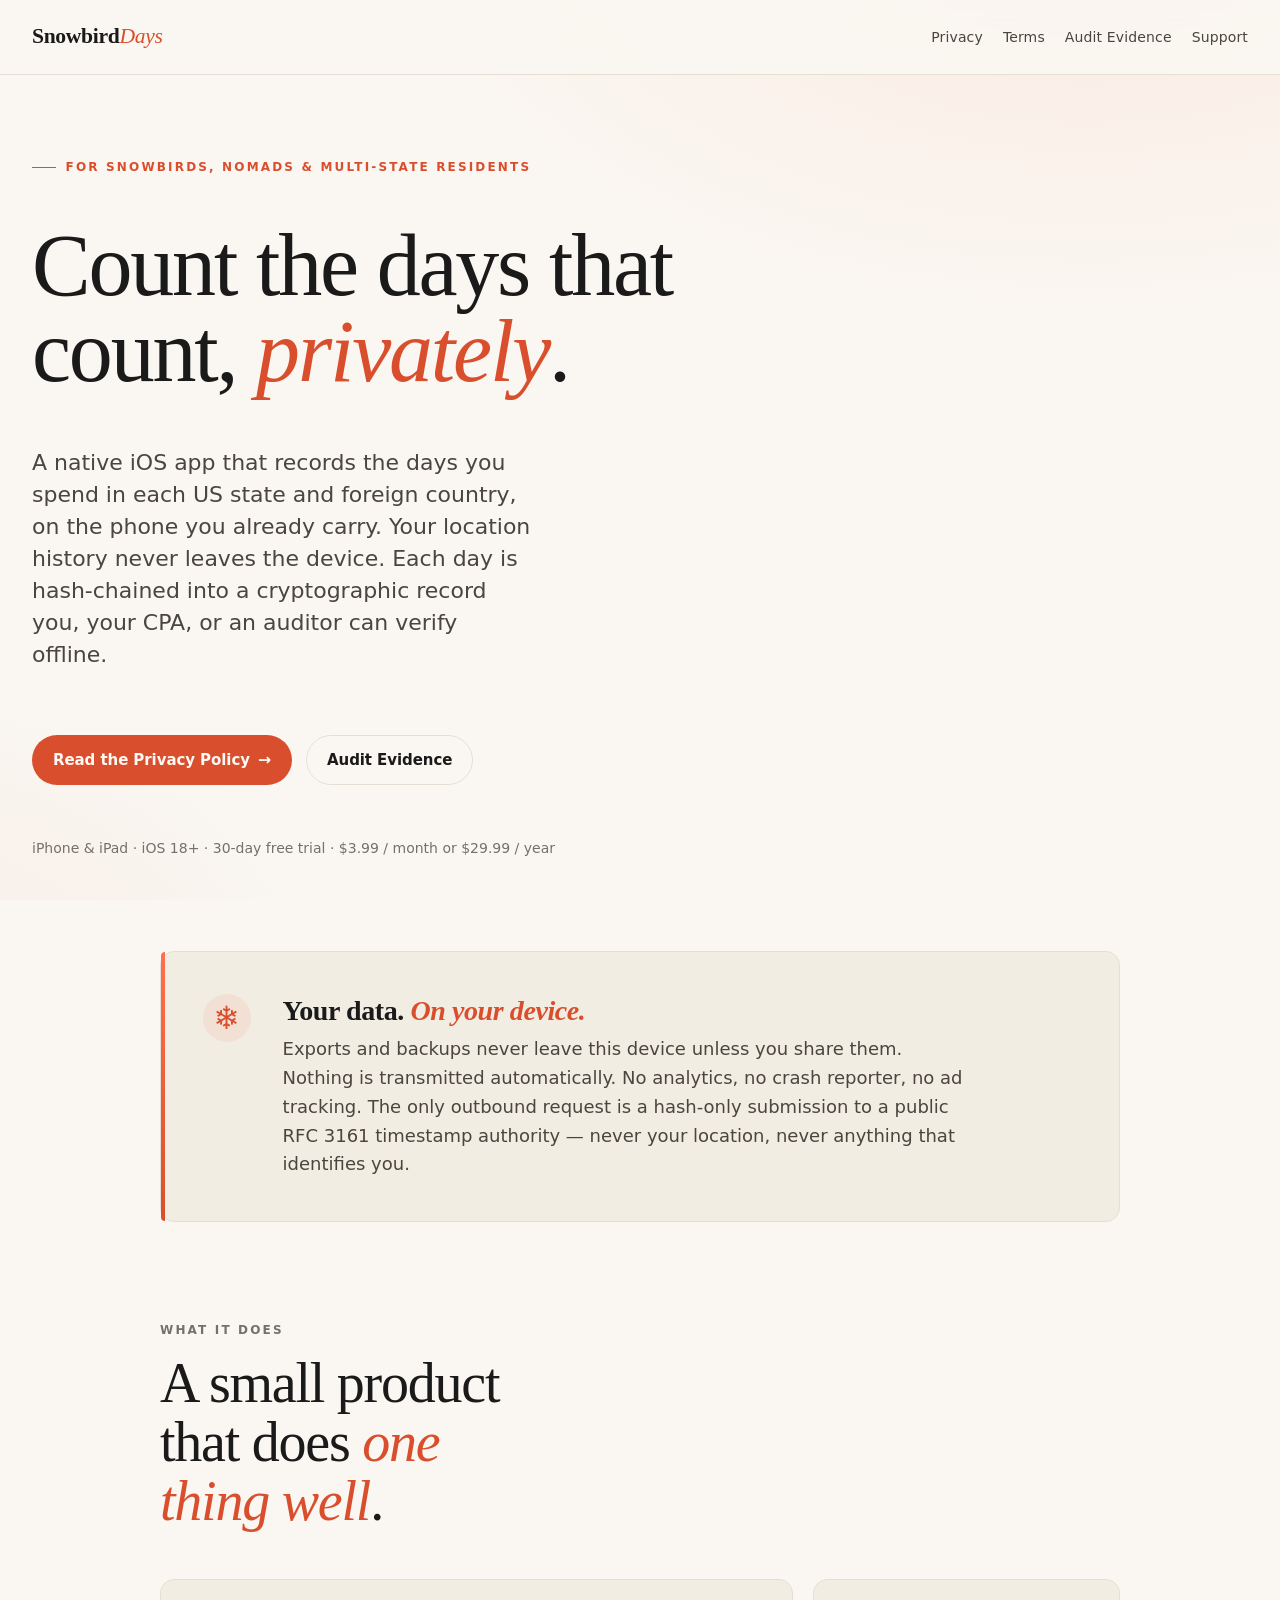
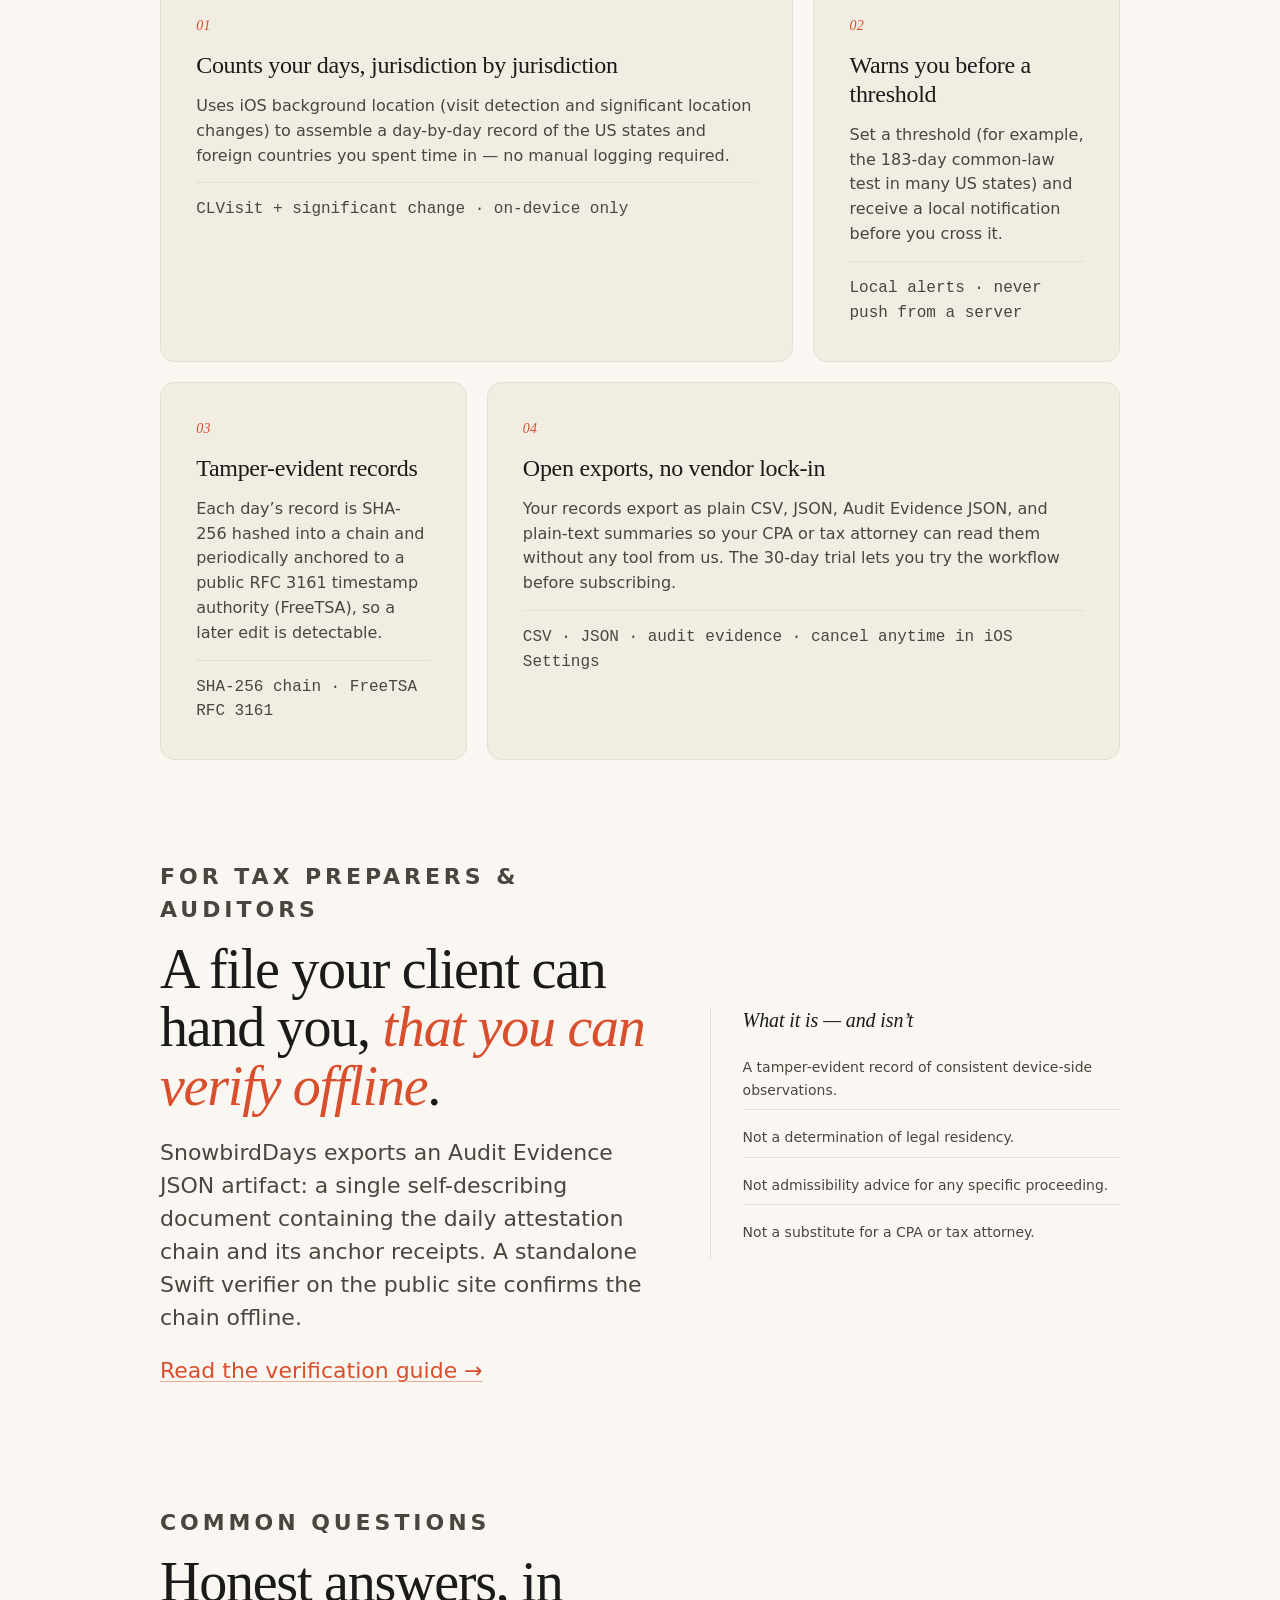
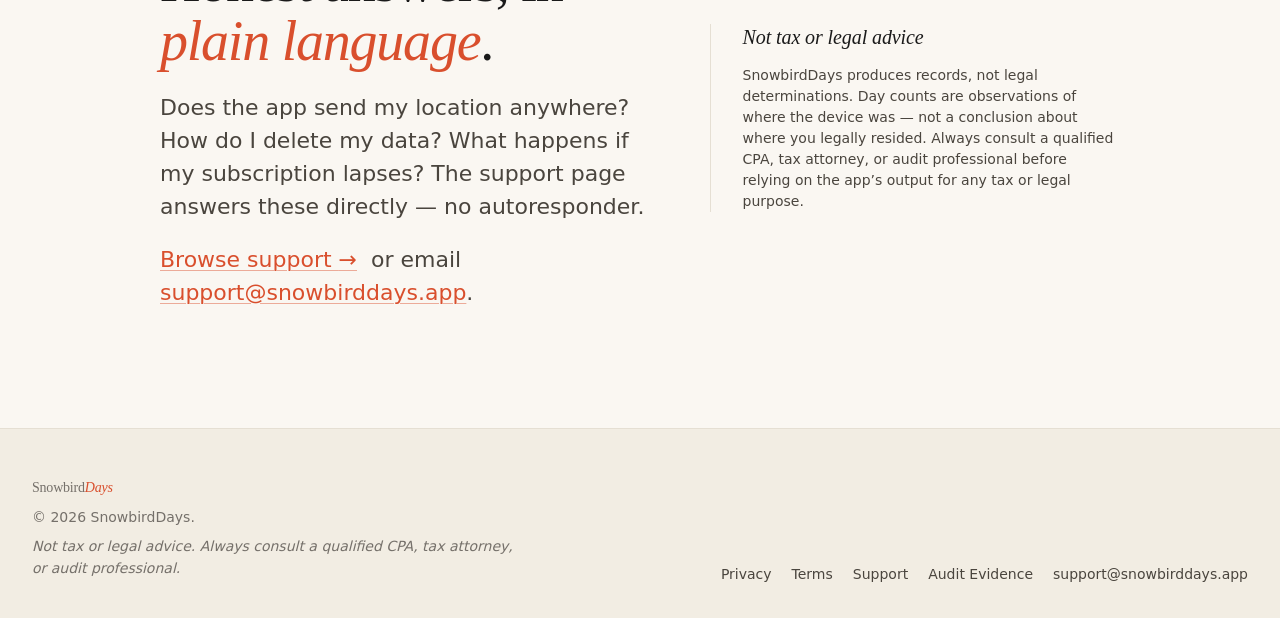
<file: index.html>
<!DOCTYPE html>
<html lang="en">
  <head>
    <meta charset="utf-8" />
    <meta name="viewport" content="width=device-width, initial-scale=1" />
    <title>SnowbirdDays — Residency day tracking, on your device</title>
    <meta
      name="description"
      content="A native iOS app that counts your days in each US state and foreign country for tax-residency purposes. On-device storage, cryptographic consistency receipts, no analytics."
    />
    <meta name="theme-color" content="#FAF7F2" media="(prefers-color-scheme: light)" />
    <meta name="theme-color" content="#1C1814" media="(prefers-color-scheme: dark)" />
    <meta property="og:title" content="SnowbirdDays — Residency day tracking, on your device" />
    <meta property="og:description" content="A native iOS app that counts your days in each US state and foreign country for tax-residency purposes. On-device storage, cryptographic consistency receipts, no analytics." />
    <meta property="og:type" content="website" />
    <meta property="og:url" content="https://snowbirddays.app/" />
    <link rel="stylesheet" href="style.css" />
  </head>
  <body>
    <a class="skip" href="#main">Skip to content</a>

    <header class="site-header">
      <div class="site-header-inner">
        <a class="brand" href="/" aria-label="SnowbirdDays home">Snowbird<em>Days</em></a>
        <nav class="site-nav" aria-label="Primary">
          <a href="privacy.html">Privacy</a>
          <a href="terms.html">Terms</a>
          <a href="audit-evidence.html">Audit&nbsp;Evidence</a>
          <a href="support.html">Support</a>
        </nav>
      </div>
    </header>

    <main id="main">
      <section class="hero" aria-labelledby="hero-h">
        <p class="hero-eyebrow">For snowbirds, nomads &amp; multi-state residents</p>
        <h1 id="hero-h">Count the days that count, <em>privately</em>.</h1>
        <p class="hero-lead">
          A native iOS app that records the days you spend in each US state
          and foreign country, on the phone you already carry. Your location
          history never leaves the device. Each day is hash-chained into a
          cryptographic record you, your CPA, or an auditor can verify offline.
        </p>
        <div class="hero-actions">
          <a class="btn btn-primary" href="privacy.html">
            Read the Privacy Policy <span class="btn-arrow" aria-hidden="true">&rarr;</span>
          </a>
          <a class="btn btn-ghost" href="audit-evidence.html">
            Audit Evidence
          </a>
        </div>
        <p class="hero-meta">
          iPhone &amp; iPad &middot; iOS 18+ &middot; 30-day free trial &middot;
          $3.99 / month or $29.99 / year
        </p>
      </section>

      <section class="privacy-promise" aria-labelledby="promise-h">
        <div class="privacy-card">
          <div class="privacy-mark" aria-hidden="true">&#10052;</div>
          <div>
            <h2 id="promise-h">Your data. <em>On your device.</em></h2>
            <p>
              Exports and backups never leave this device unless you share them.
              Nothing is transmitted automatically. No analytics, no crash
              reporter, no ad tracking. The only outbound request is a hash-only
              submission to a public RFC&nbsp;3161 timestamp authority &mdash;
              never your location, never anything that identifies you.
            </p>
          </div>
        </div>
      </section>

      <section class="section-features" aria-labelledby="features-h">
        <header class="section-head">
          <div>
            <p class="section-eyebrow">What it does</p>
            <h2 id="features-h">A small product that does <em>one thing well</em>.</h2>
          </div>
        </header>

        <div class="bento">
          <article class="bento-card">
            <span class="bento-mark">01</span>
            <h3>Counts your days, jurisdiction by jurisdiction</h3>
            <p>
              Uses iOS background location (visit detection and significant
              location changes) to assemble a day-by-day record of the US
              states and foreign countries you spent time in &mdash; no manual
              logging required.
            </p>
            <p class="bento-card-detail">CLVisit + significant change &middot; on-device only</p>
          </article>

          <article class="bento-card">
            <span class="bento-mark">02</span>
            <h3>Warns you before a threshold</h3>
            <p>
              Set a threshold (for example, the 183-day common-law test in
              many US states) and receive a local notification before you
              cross it.
            </p>
            <p class="bento-card-detail">Local alerts &middot; never push from a server</p>
          </article>

          <article class="bento-card">
            <span class="bento-mark">03</span>
            <h3>Tamper-evident records</h3>
            <p>
              Each day&rsquo;s record is SHA-256 hashed into a chain and
              periodically anchored to a public RFC&nbsp;3161 timestamp
              authority (FreeTSA), so a later edit is detectable.
            </p>
            <p class="bento-card-detail">SHA-256 chain &middot; FreeTSA RFC 3161</p>
          </article>

          <article class="bento-card">
            <span class="bento-mark">04</span>
            <h3>Open exports, no vendor lock-in</h3>
            <p>
              Your records export as plain CSV, JSON, Audit Evidence JSON,
              and plain-text summaries so your CPA or tax attorney can read
              them without any tool from us. The
              30-day trial lets you try the workflow before subscribing.
            </p>
            <p class="bento-card-detail">CSV &middot; JSON &middot; audit evidence &middot; cancel anytime in iOS Settings</p>
          </article>
        </div>
      </section>

      <section class="split-cta" aria-labelledby="auditors-h">
        <div>
          <p class="section-eyebrow">For tax preparers &amp; auditors</p>
          <h2 id="auditors-h">A file your client can hand you, <em>that you can verify offline</em>.</h2>
          <p>
            SnowbirdDays exports an Audit Evidence JSON artifact: a single
            self-describing document containing the daily attestation chain
            and its anchor receipts. A standalone Swift verifier on the
            public site confirms the chain offline.
          </p>
          <p>
            <a href="audit-evidence.html">Read the verification guide
            <span aria-hidden="true">&rarr;</span></a>
          </p>
        </div>
        <aside class="split-cta-aside">
          <h3>What it is &mdash; and isn&rsquo;t</h3>
          <ul>
            <li>A tamper-evident record of consistent device-side observations.</li>
            <li>Not a determination of legal residency.</li>
            <li>Not admissibility advice for any specific proceeding.</li>
            <li>Not a substitute for a CPA or tax attorney.</li>
          </ul>
        </aside>
      </section>

      <section class="split-cta" aria-labelledby="faq-h" style="margin-bottom: var(--s-section);">
        <div>
          <p class="section-eyebrow">Common questions</p>
          <h2 id="faq-h">Honest answers, in <em>plain language</em>.</h2>
          <p>
            Does the app send my location anywhere? How do I delete my data?
            What happens if my subscription lapses? The support page answers
            these directly &mdash; no autoresponder.
          </p>
          <p>
            <a href="support.html">Browse support
            <span aria-hidden="true">&rarr;</span></a>
            &nbsp;or email
            <a href="mailto:support@snowbirddays.app">support@snowbirddays.app</a>.
          </p>
        </div>
        <aside class="split-cta-aside">
          <h3>Not tax or legal advice</h3>
          <p style="font-size: var(--t-small); color: var(--color-ink-soft); margin: 0;">
            SnowbirdDays produces records, not legal determinations. Day
            counts are observations of where the device was &mdash; not a
            conclusion about where you legally resided. Always consult a
            qualified CPA, tax attorney, or audit professional before
            relying on the app&rsquo;s output for any tax or legal purpose.
          </p>
        </aside>
      </section>
    </main>

    <footer class="site-footer">
      <div class="site-footer-inner">
        <div>
          <p class="site-footer-brand">Snowbird<em>Days</em></p>
          <p>&copy; 2026 SnowbirdDays.</p>
          <p class="site-footer-disclaimer">Not tax or legal advice. Always consult a qualified CPA, tax attorney, or audit professional.</p>
        </div>
        <nav aria-label="Footer">
          <a href="privacy.html">Privacy</a>
          <a href="terms.html">Terms</a>
          <a href="support.html">Support</a>
          <a href="audit-evidence.html">Audit Evidence</a>
          <a href="mailto:support@snowbirddays.app">support@snowbirddays.app</a>
        </nav>
      </div>
    </footer>
  </body>
</html>
</file>
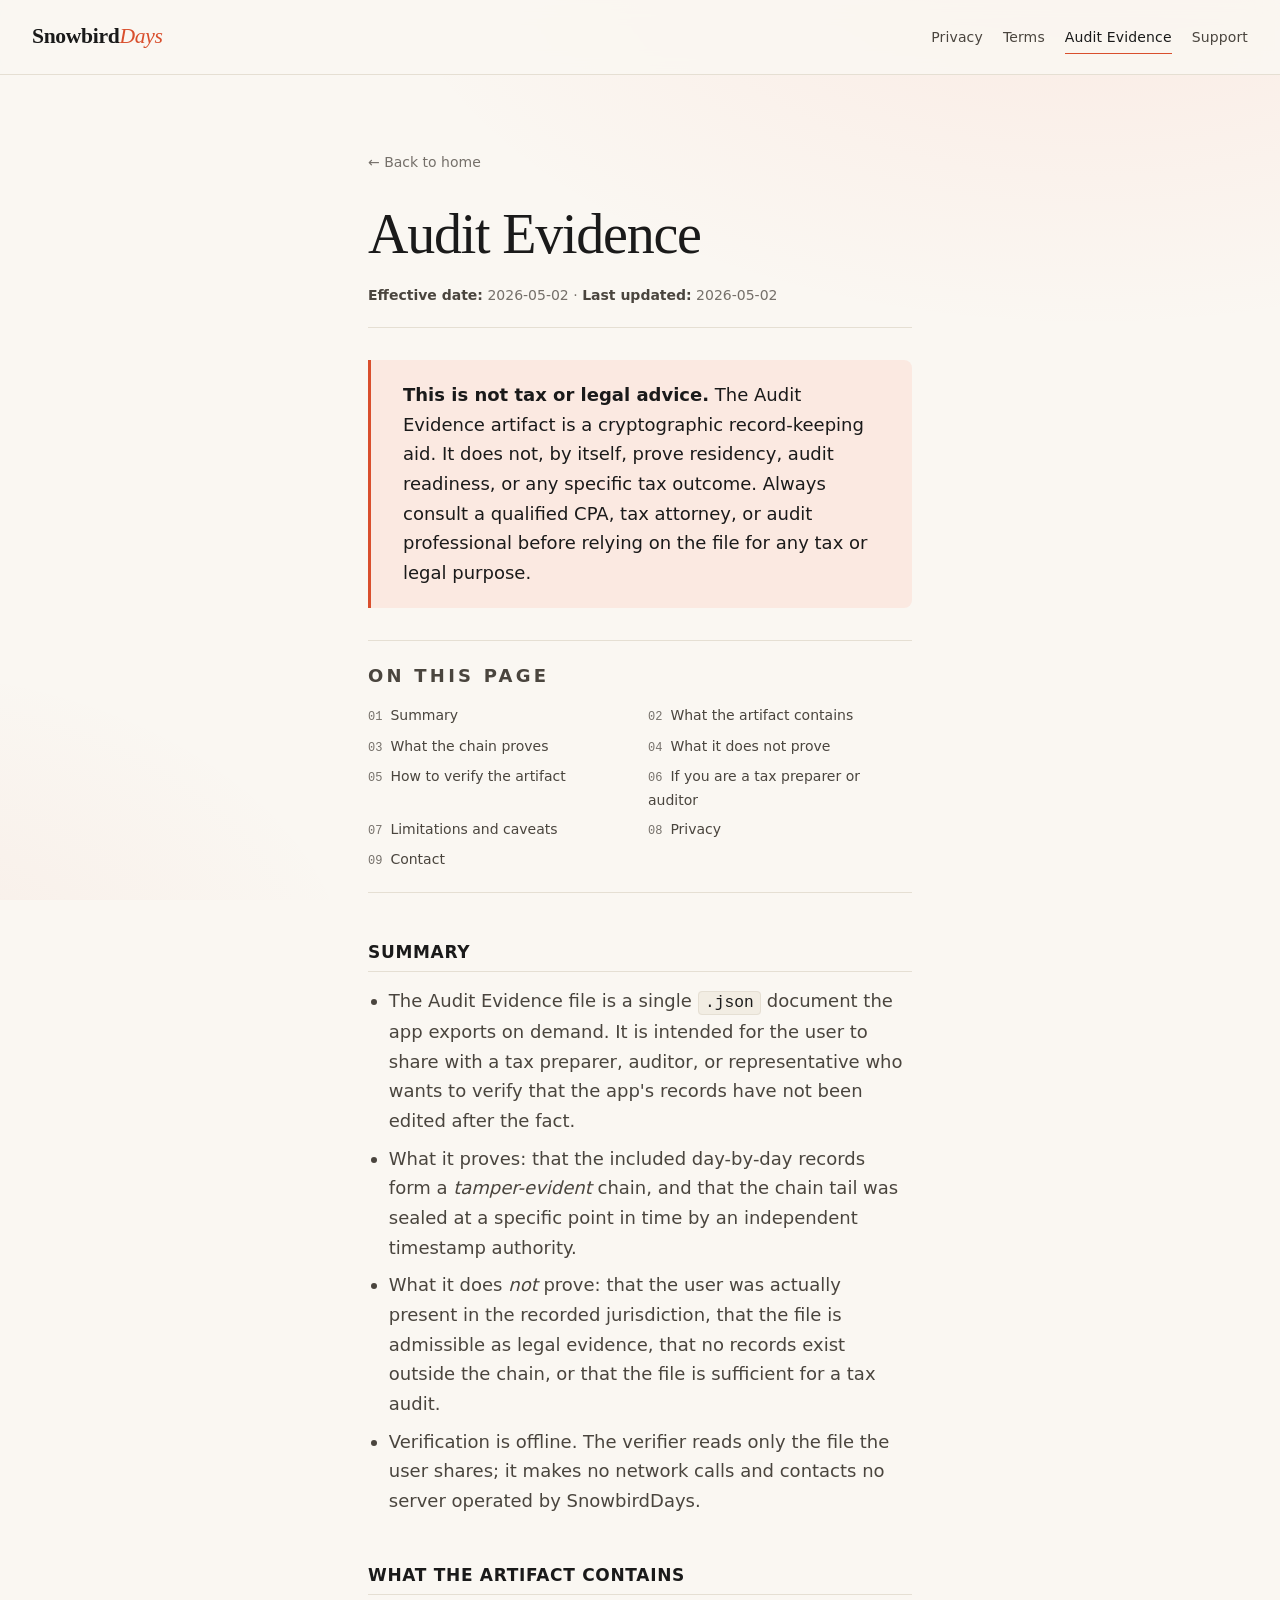
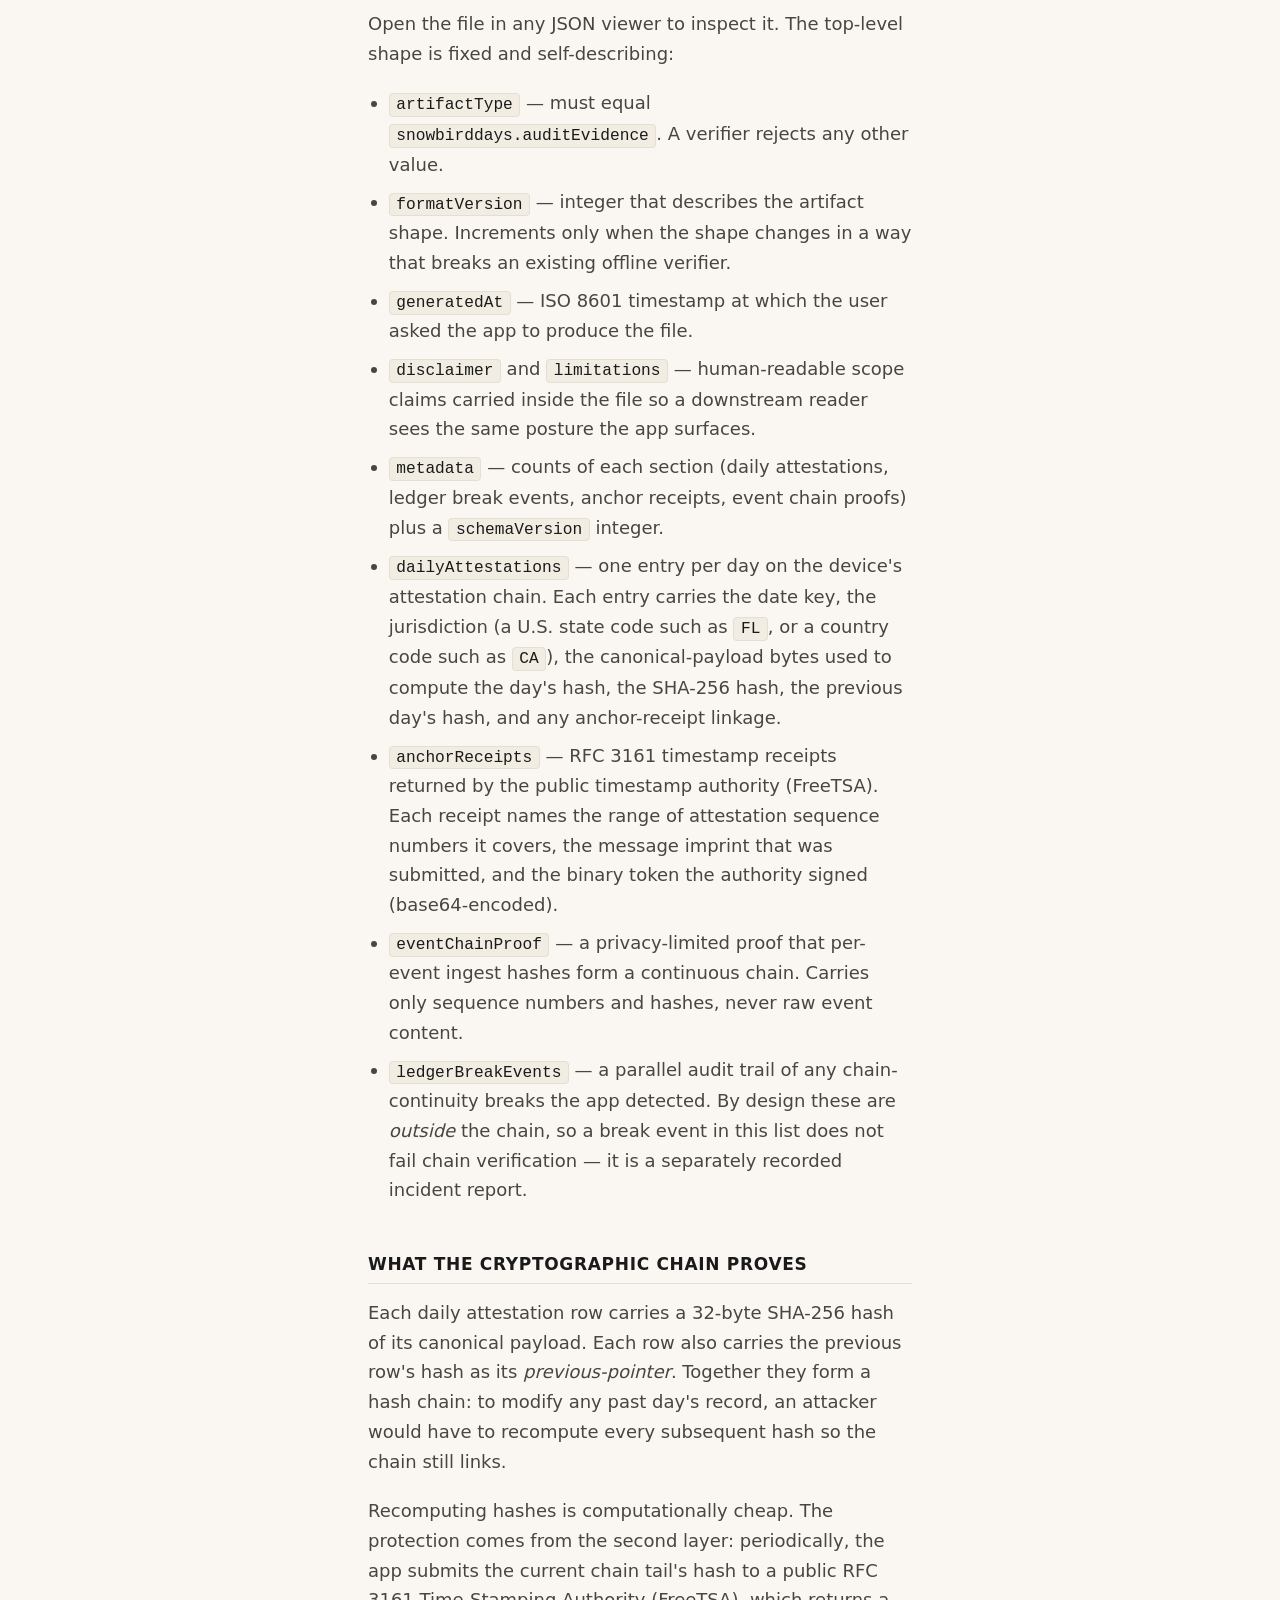
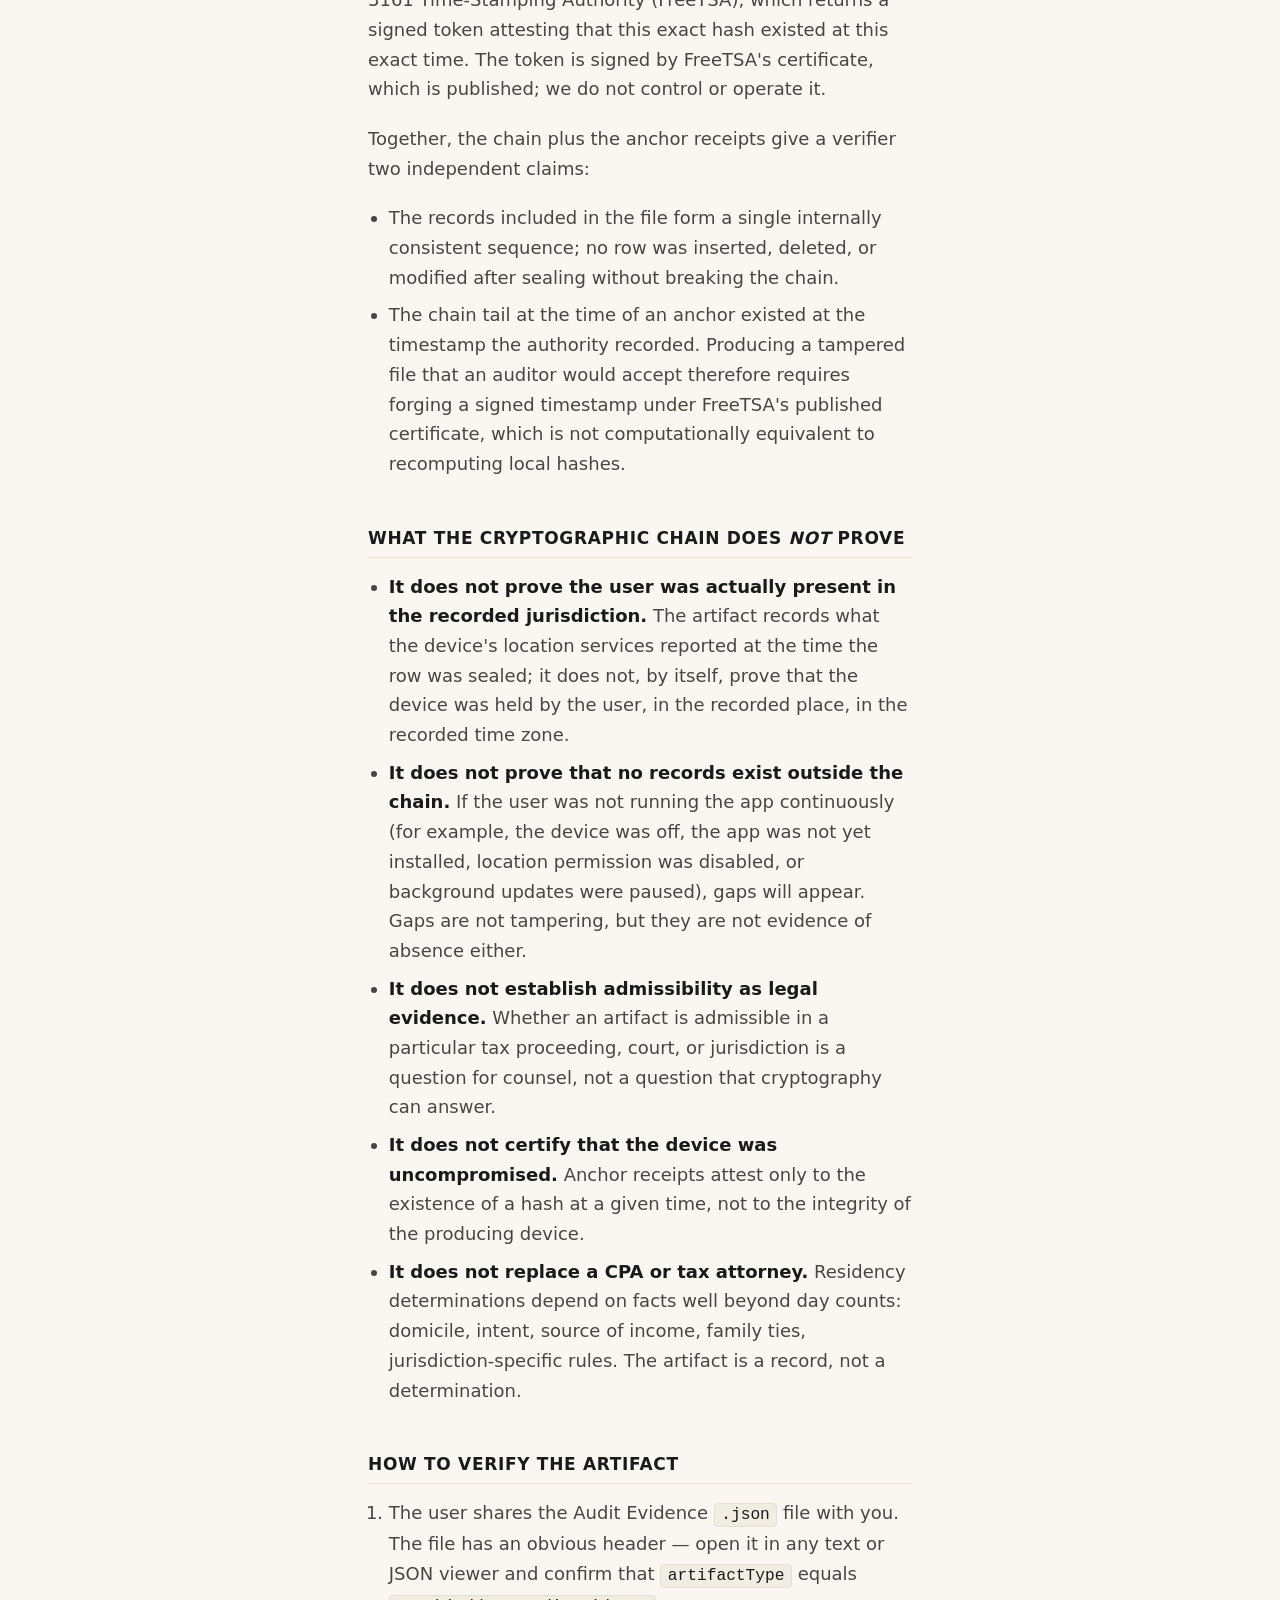
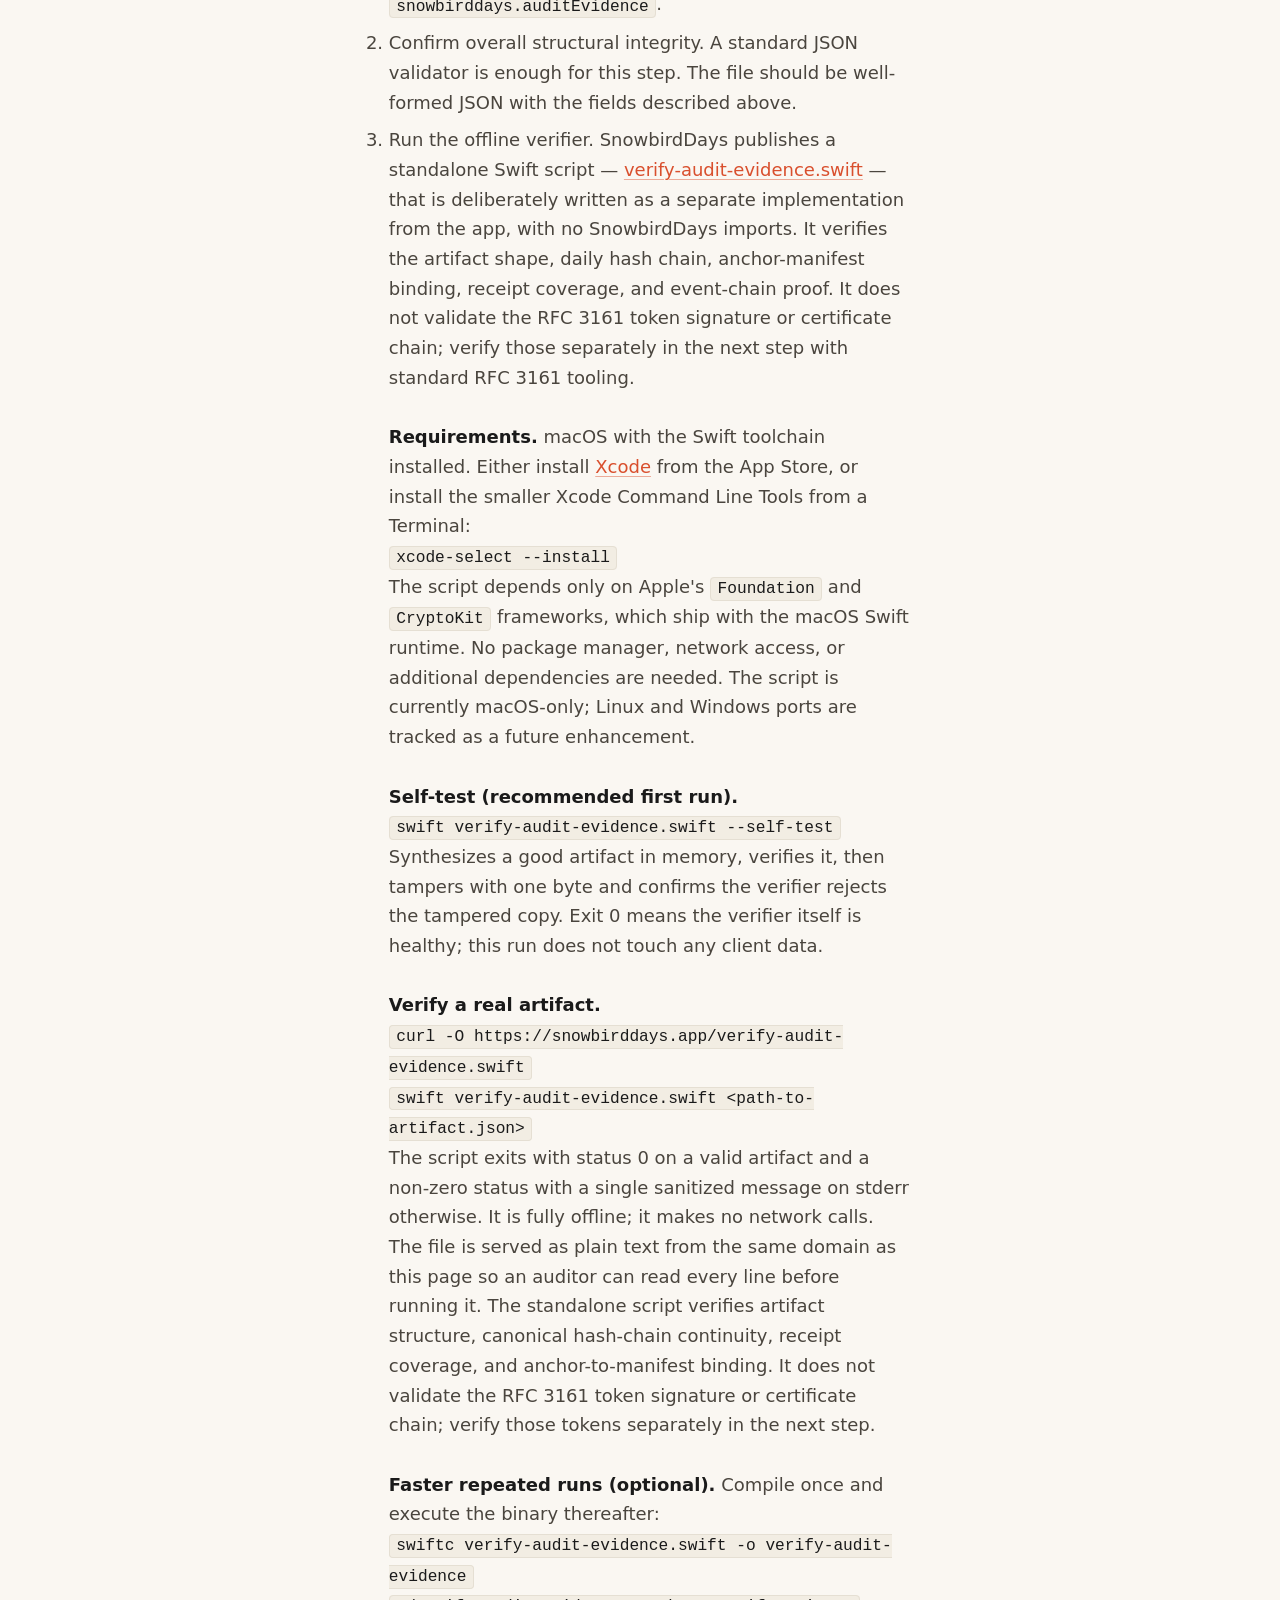
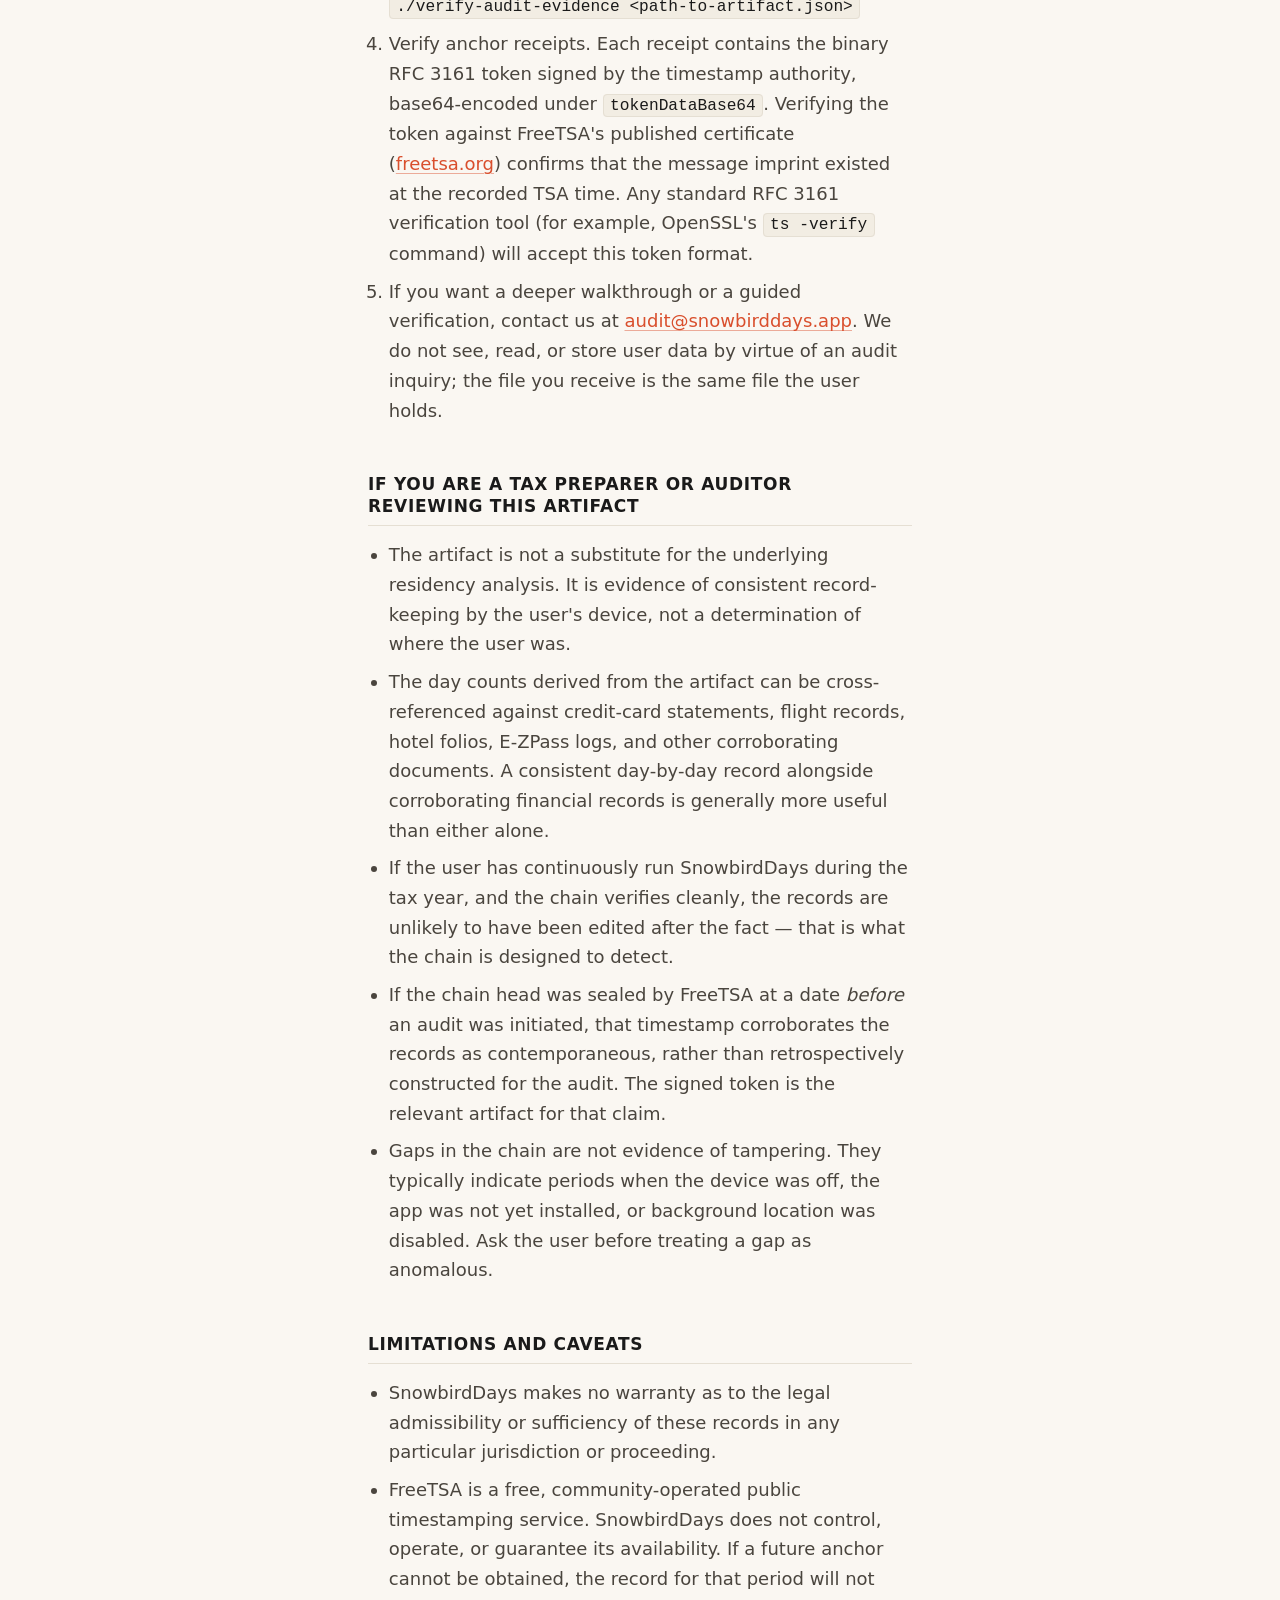
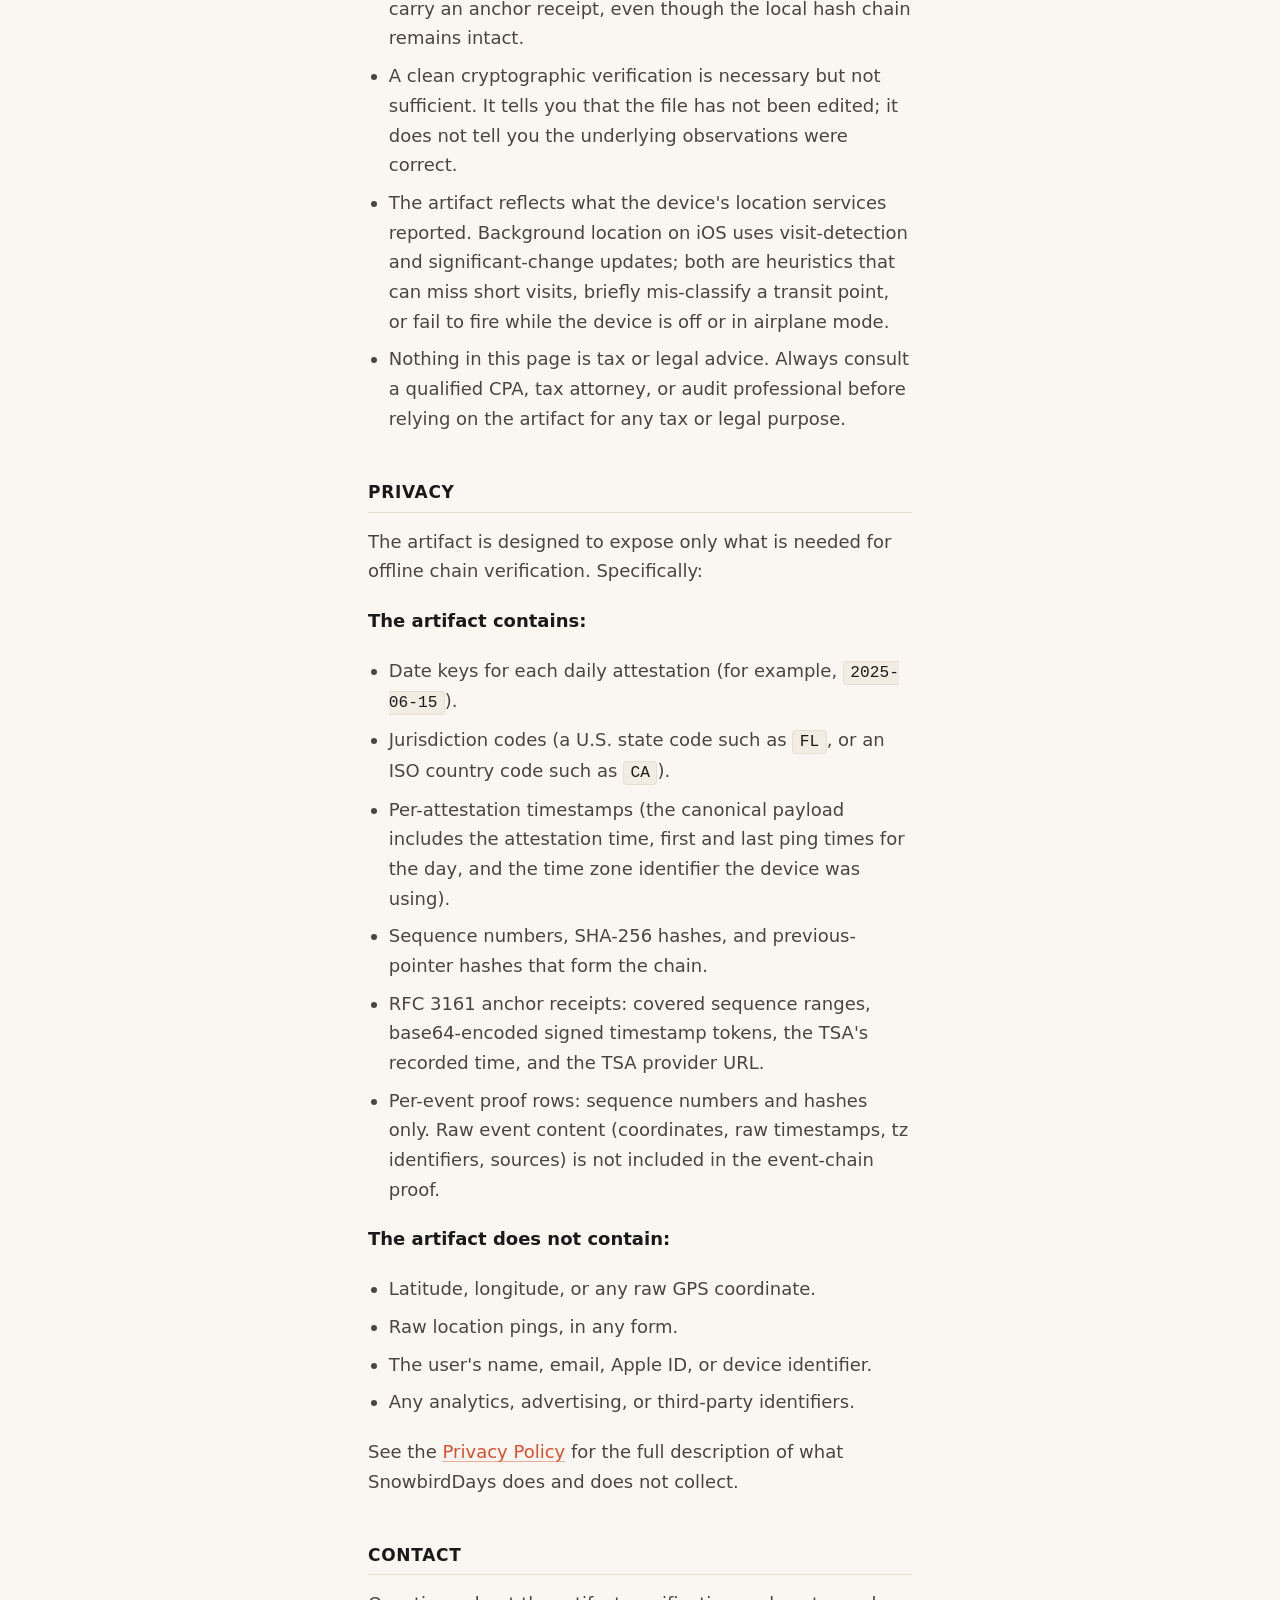
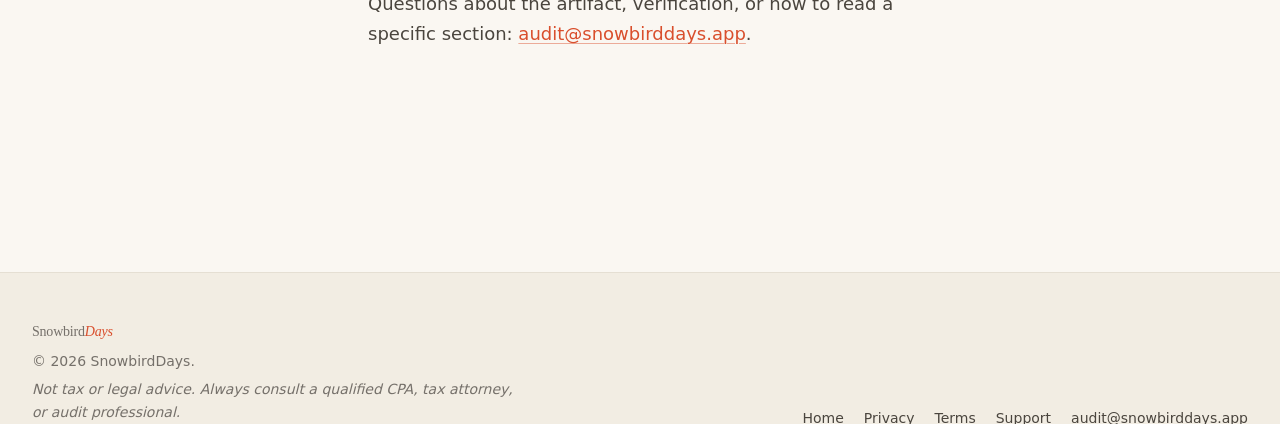
<file: audit-evidence.html>
<!DOCTYPE html>
<html lang="en">
  <head>
    <meta charset="utf-8" />
    <meta name="viewport" content="width=device-width, initial-scale=1" />
    <title>Audit Evidence — SnowbirdDays</title>
    <meta
      name="description"
      content="What the SnowbirdDays Audit Evidence JSON artifact is, what it does and does not prove, and how a tax preparer or auditor can verify it offline."
    />
    <meta name="theme-color" content="#FAF7F2" media="(prefers-color-scheme: light)" />
    <meta name="theme-color" content="#1C1814" media="(prefers-color-scheme: dark)" />
    <meta property="og:title" content="Audit Evidence — SnowbirdDays" />
    <meta property="og:description" content="What the SnowbirdDays Audit Evidence JSON artifact is, what it does and does not prove, and how a tax preparer or auditor can verify it offline." />
    <meta property="og:type" content="article" />
    <link rel="stylesheet" href="style.css" />
  </head>
  <body>
    <a class="skip" href="#main">Skip to content</a>

    <header class="site-header">
      <div class="site-header-inner">
        <a class="brand" href="/" aria-label="SnowbirdDays home">Snowbird<em>Days</em></a>
        <nav class="site-nav" aria-label="Primary">
          <a href="privacy.html">Privacy</a>
          <a href="terms.html">Terms</a>
          <a href="audit-evidence.html" aria-current="page">Audit&nbsp;Evidence</a>
          <a href="support.html">Support</a>
        </nav>
      </div>
    </header>

    <main id="main">
      <article class="shell-prose">
        <a class="page-back" href="/" aria-label="Back to home">&larr; Back to home</a>

        <h1>Audit Evidence</h1>

        <p class="meta">
          <strong>Effective date:</strong> 2026-05-02 &middot;
          <strong>Last updated:</strong> 2026-05-02
        </p>

        <div class="callout">
          <p>
            <strong>This is not tax or legal advice.</strong> The Audit Evidence
            artifact is a cryptographic record-keeping aid. It does not, by
            itself, prove residency, audit readiness, or any specific tax
            outcome. Always consult a qualified CPA, tax attorney, or audit
            professional before relying on the file for any tax or legal
            purpose.
          </p>
        </div>

        <nav class="toc" aria-label="On this page">
          <p class="toc-title">On this page</p>
          <ol>
            <li><a href="#summary">Summary</a></li>
            <li><a href="#contents">What the artifact contains</a></li>
            <li><a href="#proves">What the chain proves</a></li>
            <li><a href="#not-proves">What it does not prove</a></li>
            <li><a href="#verify">How to verify the artifact</a></li>
            <li><a href="#preparers">If you are a tax preparer or auditor</a></li>
            <li><a href="#limitations">Limitations and caveats</a></li>
            <li><a href="#privacy">Privacy</a></li>
            <li><a href="#contact">Contact</a></li>
          </ol>
        </nav>

        <h2 id="summary">Summary</h2>
        <ul>
          <li>
            The Audit Evidence file is a single <code>.json</code> document the
            app exports on demand. It is intended for the user to share with a
            tax preparer, auditor, or representative who wants to verify that
            the app's records have not been edited after the fact.
          </li>
          <li>
            What it proves: that the included day-by-day records form a
            <em>tamper-evident</em> chain, and that the chain tail was sealed
            at a specific point in time by an independent timestamp authority.
          </li>
          <li>
            What it does <em>not</em> prove: that the user was actually present
            in the recorded jurisdiction, that the file is admissible as legal
            evidence, that no records exist outside the chain, or that the
            file is sufficient for a tax audit.
          </li>
          <li>
            Verification is offline. The verifier reads only the file the user
            shares; it makes no network calls and contacts no server operated
            by SnowbirdDays.
          </li>
        </ul>

        <h2 id="contents">What the artifact contains</h2>
        <p>
          Open the file in any JSON viewer to inspect it. The top-level shape
          is fixed and self-describing:
        </p>
        <ul>
          <li>
            <code>artifactType</code> — must equal
            <code>snowbirddays.auditEvidence</code>. A verifier rejects any
            other value.
          </li>
          <li>
            <code>formatVersion</code> — integer that describes the artifact
            shape. Increments only when the shape changes in a way that breaks
            an existing offline verifier.
          </li>
          <li>
            <code>generatedAt</code> — ISO 8601 timestamp at which the user
            asked the app to produce the file.
          </li>
          <li>
            <code>disclaimer</code> and <code>limitations</code> — human-readable
            scope claims carried inside the file so a downstream reader sees the
            same posture the app surfaces.
          </li>
          <li>
            <code>metadata</code> — counts of each section (daily attestations,
            ledger break events, anchor receipts, event chain proofs) plus a
            <code>schemaVersion</code> integer.
          </li>
          <li>
            <code>dailyAttestations</code> — one entry per day on the device's
            attestation chain. Each entry carries the date key, the jurisdiction
            (a U.S. state code such as <code>FL</code>, or a country code such
            as <code>CA</code>), the canonical-payload bytes used to compute
            the day's hash, the SHA-256 hash, the previous day's hash, and any
            anchor-receipt linkage.
          </li>
          <li>
            <code>anchorReceipts</code> — RFC 3161 timestamp receipts returned
            by the public timestamp authority (FreeTSA). Each receipt names the
            range of attestation sequence numbers it covers, the message
            imprint that was submitted, and the binary token the authority
            signed (base64-encoded).
          </li>
          <li>
            <code>eventChainProof</code> — a privacy-limited proof that
            per-event ingest hashes form a continuous chain. Carries only
            sequence numbers and hashes, never raw event content.
          </li>
          <li>
            <code>ledgerBreakEvents</code> — a parallel audit trail of any
            chain-continuity breaks the app detected. By design these are
            <em>outside</em> the chain, so a break event in this list does not
            fail chain verification — it is a separately recorded incident report.
          </li>
        </ul>

        <h2 id="proves">What the cryptographic chain proves</h2>
        <p>
          Each daily attestation row carries a 32-byte SHA-256 hash of its
          canonical payload. Each row also carries the previous row's hash as
          its <em>previous-pointer</em>. Together they form a hash chain: to
          modify any past day's record, an attacker would have to recompute
          every subsequent hash so the chain still links.
        </p>
        <p>
          Recomputing hashes is computationally cheap. The protection comes
          from the second layer: periodically, the app submits the current
          chain tail's hash to a public RFC 3161 Time-Stamping Authority
          (FreeTSA), which returns a signed token attesting that this exact
          hash existed at this exact time. The token is signed by FreeTSA's
          certificate, which is published; we do not control or operate it.
        </p>
        <p>
          Together, the chain plus the anchor receipts give a verifier two
          independent claims:
        </p>
        <ul>
          <li>
            The records included in the file form a single internally
            consistent sequence; no row was inserted, deleted, or modified
            after sealing without breaking the chain.
          </li>
          <li>
            The chain tail at the time of an anchor existed at the timestamp
            the authority recorded. Producing a tampered file that an auditor
            would accept therefore requires forging a signed timestamp under
            FreeTSA's published certificate, which is not computationally
            equivalent to recomputing local hashes.
          </li>
        </ul>

        <h2 id="not-proves">What the cryptographic chain does <em>not</em> prove</h2>
        <ul>
          <li>
            <strong>It does not prove the user was actually present in the
            recorded jurisdiction.</strong> The artifact records what the
            device's location services reported at the time the row was
            sealed; it does not, by itself, prove that the device was held
            by the user, in the recorded place, in the recorded time zone.
          </li>
          <li>
            <strong>It does not prove that no records exist outside the
            chain.</strong> If the user was not running the app continuously
            (for example, the device was off, the app was not yet installed,
            location permission was disabled, or background updates were
            paused), gaps will appear. Gaps are not tampering, but they are
            not evidence of absence either.
          </li>
          <li>
            <strong>It does not establish admissibility as legal
            evidence.</strong> Whether an artifact is admissible in a
            particular tax proceeding, court, or jurisdiction is a question
            for counsel, not a question that cryptography can answer.
          </li>
          <li>
            <strong>It does not certify that the device was uncompromised.</strong>
            Anchor receipts attest only to the existence of a hash at a given
            time, not to the integrity of the producing device.
          </li>
          <li>
            <strong>It does not replace a CPA or tax attorney.</strong>
            Residency determinations depend on facts well beyond day counts:
            domicile, intent, source of income, family ties, jurisdiction-specific
            rules. The artifact is a record, not a determination.
          </li>
        </ul>

        <h2 id="verify">How to verify the artifact</h2>
        <ol>
          <li>
            The user shares the Audit Evidence <code>.json</code> file with
            you. The file has an obvious header — open it in any text or JSON
            viewer and confirm that <code>artifactType</code> equals
            <code>snowbirddays.auditEvidence</code>.
          </li>
          <li>
            Confirm overall structural integrity. A standard JSON validator is
            enough for this step. The file should be well-formed JSON with the
            fields described above.
          </li>
          <li>
            Run the offline verifier. SnowbirdDays publishes a standalone
            Swift script —
            <a href="verify-audit-evidence.swift">verify-audit-evidence.swift</a>
            — that is deliberately written as a separate implementation from
            the app, with no SnowbirdDays imports. It verifies the artifact
            shape, daily hash chain, anchor-manifest binding, receipt coverage,
            and event-chain proof. It does not validate the RFC&nbsp;3161
            token signature or certificate chain; verify those separately in
            the next step with standard RFC&nbsp;3161 tooling.
            <br /><br />
            <strong>Requirements.</strong>
            macOS with the Swift toolchain installed. Either install
            <a href="https://apps.apple.com/us/app/xcode/id497799835">Xcode</a>
            from the App Store, or install the smaller Xcode Command Line
            Tools from a Terminal:
            <br />
            <code>xcode-select --install</code>
            <br />
            The script depends only on Apple's <code>Foundation</code> and
            <code>CryptoKit</code> frameworks, which ship with the macOS Swift
            runtime. No package manager, network access, or additional
            dependencies are needed. The script is currently macOS-only;
            Linux and Windows ports are tracked as a future enhancement.
            <br /><br />
            <strong>Self-test (recommended first run).</strong>
            <br />
            <code>swift verify-audit-evidence.swift --self-test</code>
            <br />
            Synthesizes a good artifact in memory, verifies it, then tampers
            with one byte and confirms the verifier rejects the tampered
            copy. Exit 0 means the verifier itself is healthy; this run
            does not touch any client data.
            <br /><br />
            <strong>Verify a real artifact.</strong>
            <br />
            <code>curl -O https://snowbirddays.app/verify-audit-evidence.swift</code>
            <br />
            <code>swift verify-audit-evidence.swift &lt;path-to-artifact.json&gt;</code>
            <br />
            The script exits with status 0 on a valid artifact and a non-zero
            status with a single sanitized message on stderr otherwise. It is
            fully offline; it makes no network calls. The file is served as
            plain text from the same domain as this page so an auditor can
            read every line before running it.
            The standalone script verifies artifact structure, canonical
            hash-chain continuity, receipt coverage, and anchor-to-manifest
            binding. It does not validate the RFC 3161 token signature or
            certificate chain; verify those tokens separately in the next
            step.
            <br /><br />
            <strong>Faster repeated runs (optional).</strong>
            Compile once and execute the binary thereafter:
            <br />
            <code>swiftc verify-audit-evidence.swift -o verify-audit-evidence</code>
            <br />
            <code>./verify-audit-evidence &lt;path-to-artifact.json&gt;</code>
          </li>
          <li>
            Verify anchor receipts. Each receipt contains the binary RFC 3161
            token signed by the timestamp authority, base64-encoded under
            <code>tokenDataBase64</code>. Verifying the token against
            FreeTSA's published certificate (<a href="https://freetsa.org/">freetsa.org</a>)
            confirms that the message imprint existed at the recorded TSA time.
            Any standard RFC 3161 verification tool (for example, OpenSSL's
            <code>ts -verify</code> command) will accept this token format.
          </li>
          <li>
            If you want a deeper walkthrough or a guided verification, contact
            us at
            <a href="mailto:audit@snowbirddays.app">audit@snowbirddays.app</a>.
            We do not see, read, or store user data by virtue of an audit
            inquiry; the file you receive is the same file the user holds.
          </li>
        </ol>

        <h2 id="preparers">If you are a tax preparer or auditor reviewing this artifact</h2>
        <ul>
          <li>
            The artifact is not a substitute for the underlying residency
            analysis. It is evidence of consistent record-keeping by the
            user's device, not a determination of where the user was.
          </li>
          <li>
            The day counts derived from the artifact can be cross-referenced
            against credit-card statements, flight records, hotel folios,
            E-ZPass logs, and other corroborating documents. A consistent
            day-by-day record alongside corroborating financial records is
            generally more useful than either alone.
          </li>
          <li>
            If the user has continuously run SnowbirdDays during the tax year,
            and the chain verifies cleanly, the records are unlikely to have
            been edited after the fact — that is what the chain is designed
            to detect.
          </li>
          <li>
            If the chain head was sealed by FreeTSA at a date <em>before</em>
            an audit was initiated, that timestamp corroborates the records
            as contemporaneous, rather than retrospectively constructed for
            the audit. The signed token is the relevant artifact for that
            claim.
          </li>
          <li>
            Gaps in the chain are not evidence of tampering. They typically
            indicate periods when the device was off, the app was not yet
            installed, or background location was disabled. Ask the user
            before treating a gap as anomalous.
          </li>
        </ul>

        <h2 id="limitations">Limitations and caveats</h2>
        <ul>
          <li>
            SnowbirdDays makes no warranty as to the legal admissibility or
            sufficiency of these records in any particular jurisdiction or
            proceeding.
          </li>
          <li>
            FreeTSA is a free, community-operated public timestamping
            service. SnowbirdDays does not control, operate, or guarantee
            its availability. If a future anchor cannot be obtained, the
            record for that period will not carry an anchor receipt, even
            though the local hash chain remains intact.
          </li>
          <li>
            A clean cryptographic verification is necessary but not
            sufficient. It tells you that the file has not been edited; it
            does not tell you the underlying observations were correct.
          </li>
          <li>
            The artifact reflects what the device's location services
            reported. Background location on iOS uses visit-detection and
            significant-change updates; both are heuristics that can miss
            short visits, briefly mis-classify a transit point, or fail to
            fire while the device is off or in airplane mode.
          </li>
          <li>
            Nothing in this page is tax or legal advice. Always consult a
            qualified CPA, tax attorney, or audit professional before
            relying on the artifact for any tax or legal purpose.
          </li>
        </ul>

        <h2 id="privacy">Privacy</h2>
        <p>
          The artifact is designed to expose only what is needed for offline
          chain verification. Specifically:
        </p>
        <p>
          <strong>The artifact contains:</strong>
        </p>
        <ul>
          <li>
            Date keys for each daily attestation (for example,
            <code>2025-06-15</code>).
          </li>
          <li>
            Jurisdiction codes (a U.S. state code such as <code>FL</code>, or
            an ISO country code such as <code>CA</code>).
          </li>
          <li>
            Per-attestation timestamps (the canonical payload includes the
            attestation time, first and last ping times for the day, and the
            time zone identifier the device was using).
          </li>
          <li>
            Sequence numbers, SHA-256 hashes, and previous-pointer hashes
            that form the chain.
          </li>
          <li>
            RFC 3161 anchor receipts: covered sequence ranges, base64-encoded
            signed timestamp tokens, the TSA's recorded time, and the TSA
            provider URL.
          </li>
          <li>
            Per-event proof rows: sequence numbers and hashes only. Raw event
            content (coordinates, raw timestamps, tz identifiers, sources) is
            not included in the event-chain proof.
          </li>
        </ul>
        <p>
          <strong>The artifact does not contain:</strong>
        </p>
        <ul>
          <li>Latitude, longitude, or any raw GPS coordinate.</li>
          <li>Raw location pings, in any form.</li>
          <li>The user's name, email, Apple ID, or device identifier.</li>
          <li>Any analytics, advertising, or third-party identifiers.</li>
        </ul>
        <p>
          See the <a href="privacy.html">Privacy Policy</a> for the full
          description of what SnowbirdDays does and does not collect.
        </p>

        <h2 id="contact">Contact</h2>
        <p>
          Questions about the artifact, verification, or how to read a
          specific section:
          <a href="mailto:audit@snowbirddays.app">audit@snowbirddays.app</a>.
        </p>
      </article>
    </main>

    <footer class="site-footer">
      <div class="site-footer-inner">
        <div>
          <p class="site-footer-brand">Snowbird<em>Days</em></p>
          <p>&copy; 2026 SnowbirdDays.</p>
          <p class="site-footer-disclaimer">Not tax or legal advice. Always consult a qualified CPA, tax attorney, or audit professional.</p>
        </div>
        <nav aria-label="Footer">
          <a href="/">Home</a>
          <a href="privacy.html">Privacy</a>
          <a href="terms.html">Terms</a>
          <a href="support.html">Support</a>
          <a href="mailto:audit@snowbirddays.app">audit@snowbirddays.app</a>
        </nav>
      </div>
    </footer>
  </body>
</html>
</file>
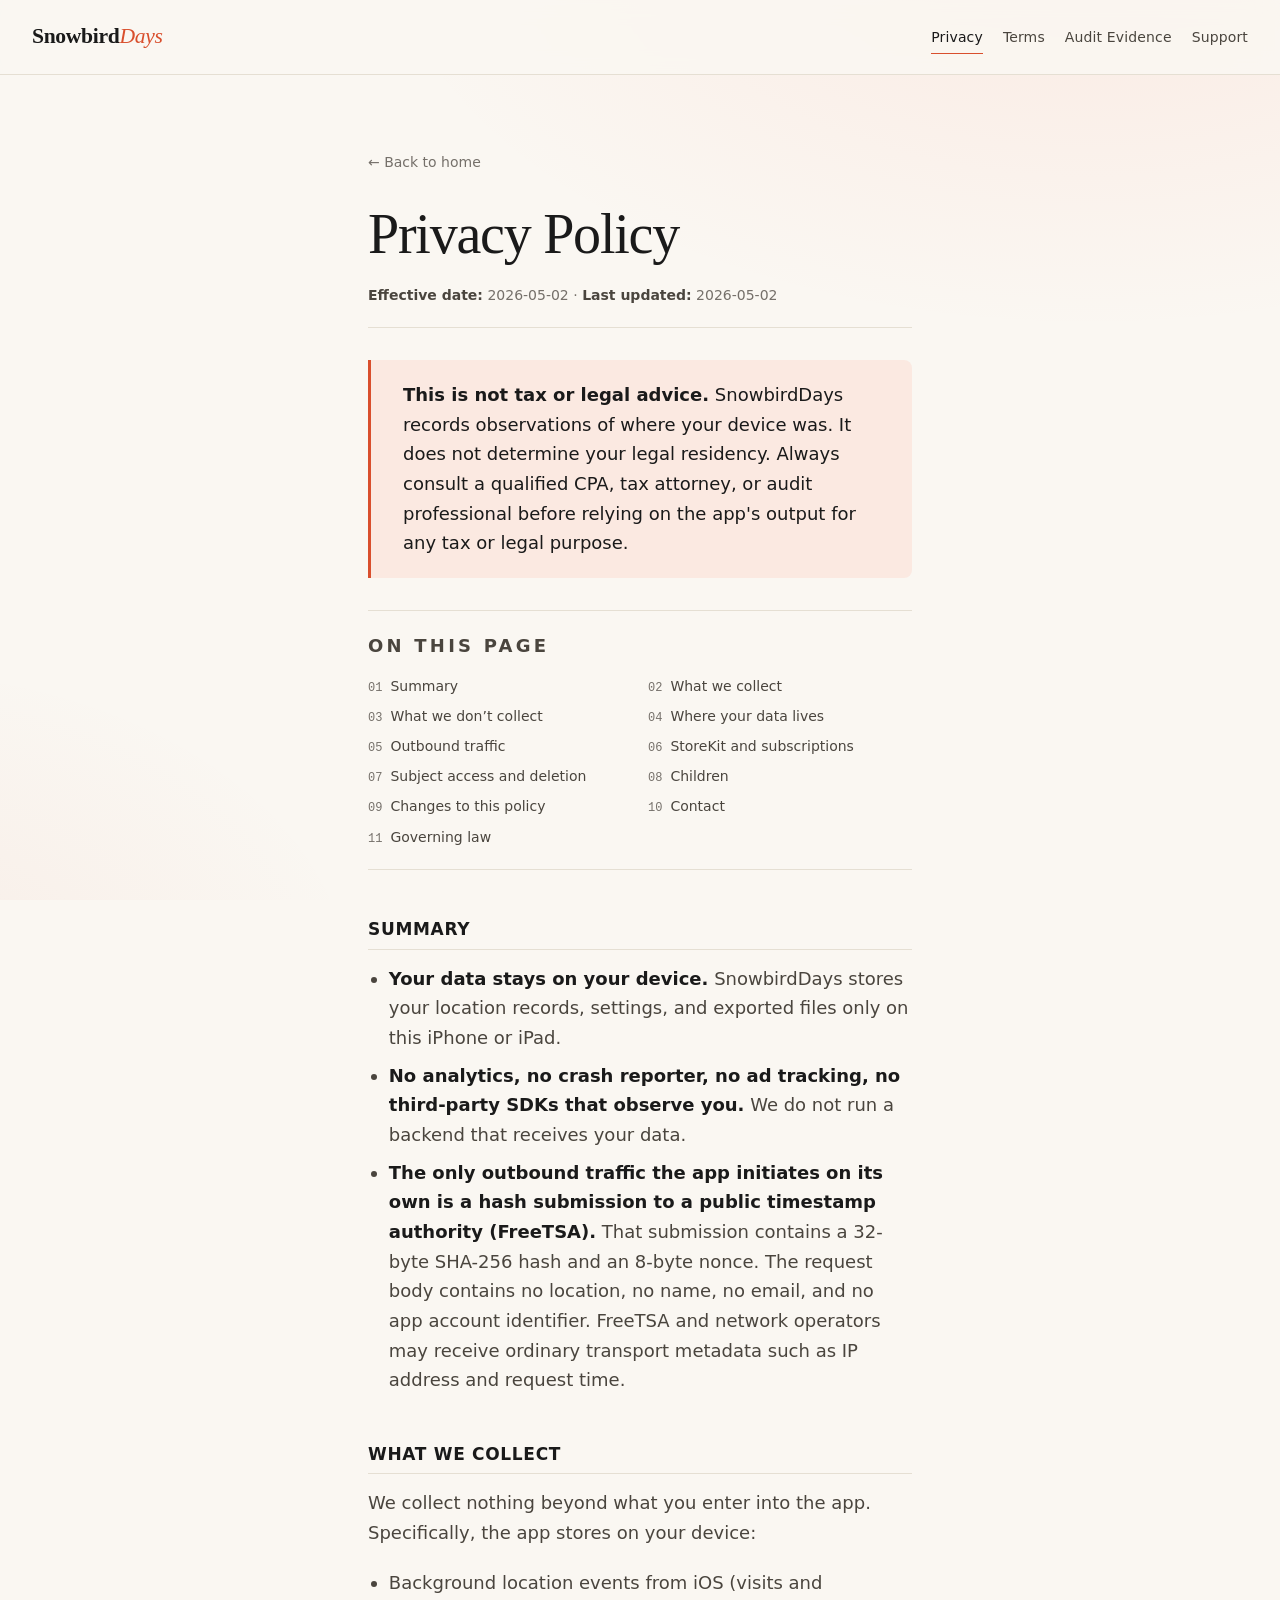
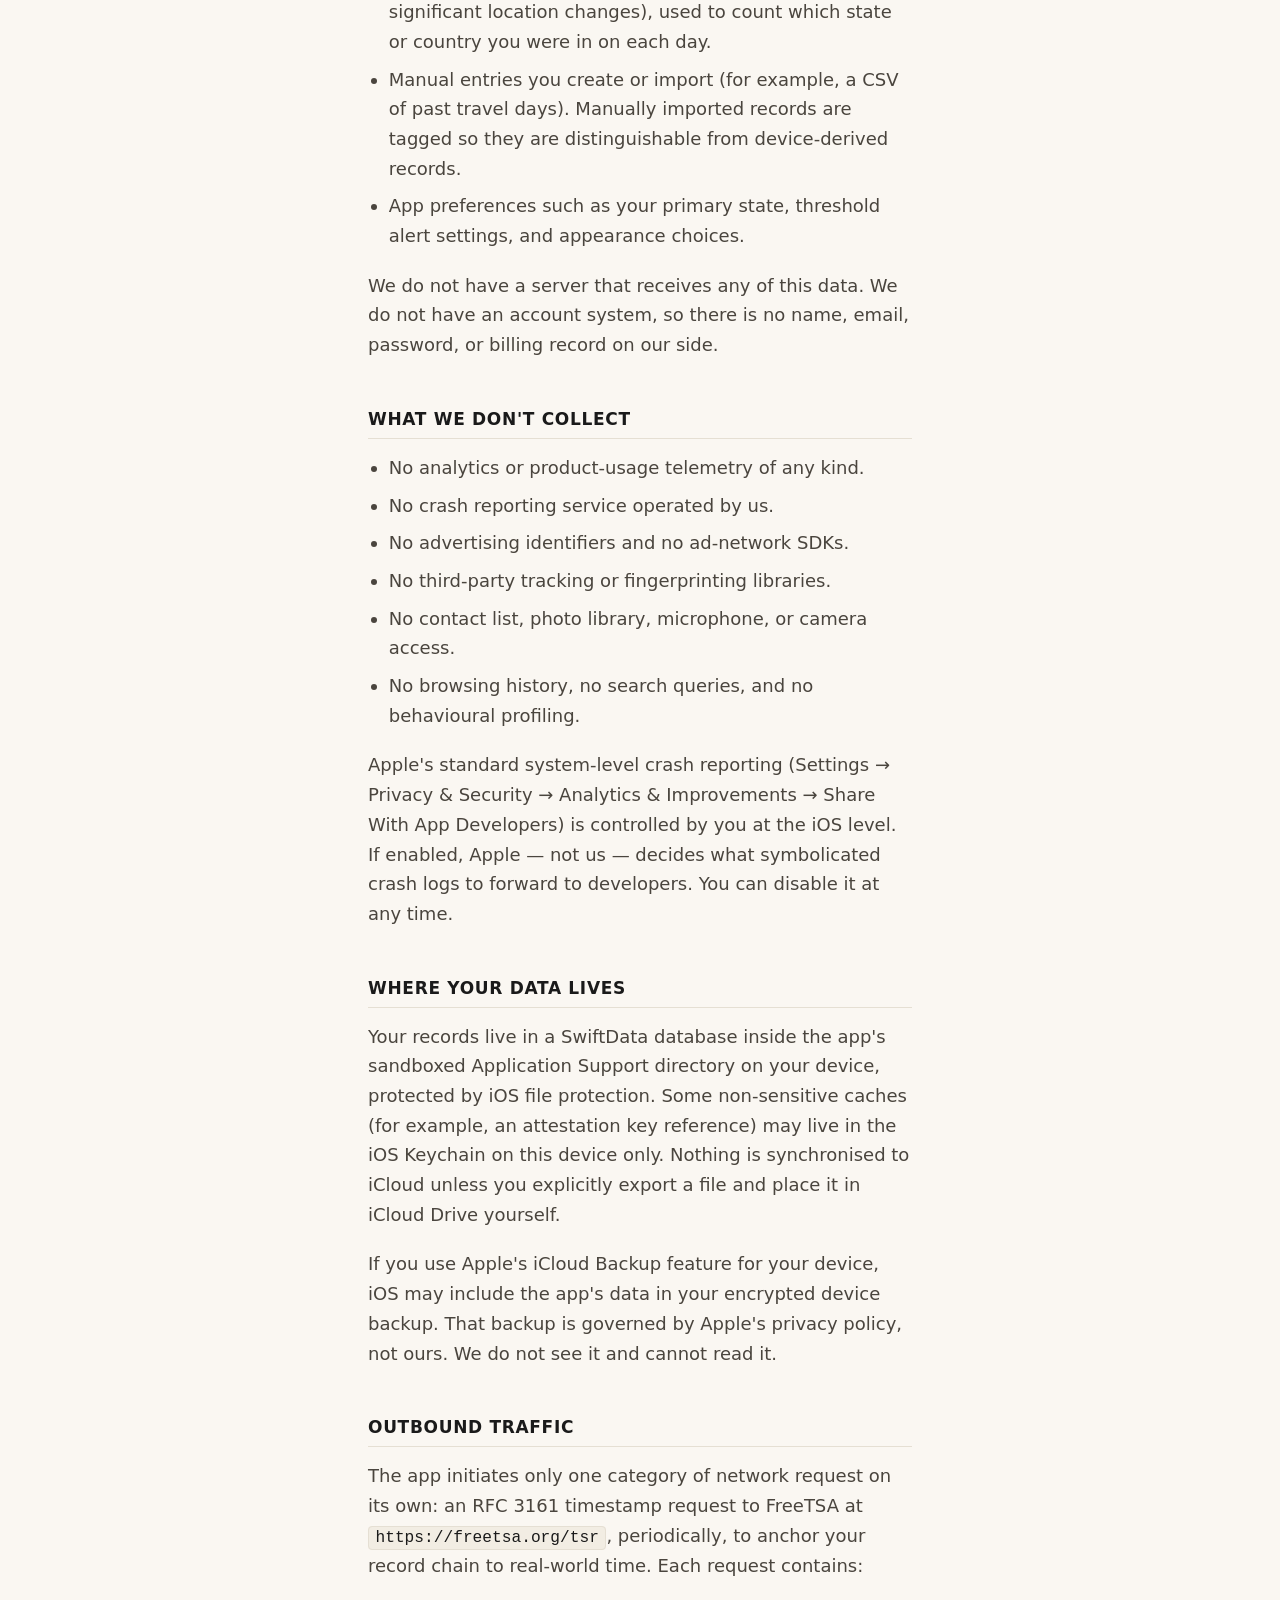
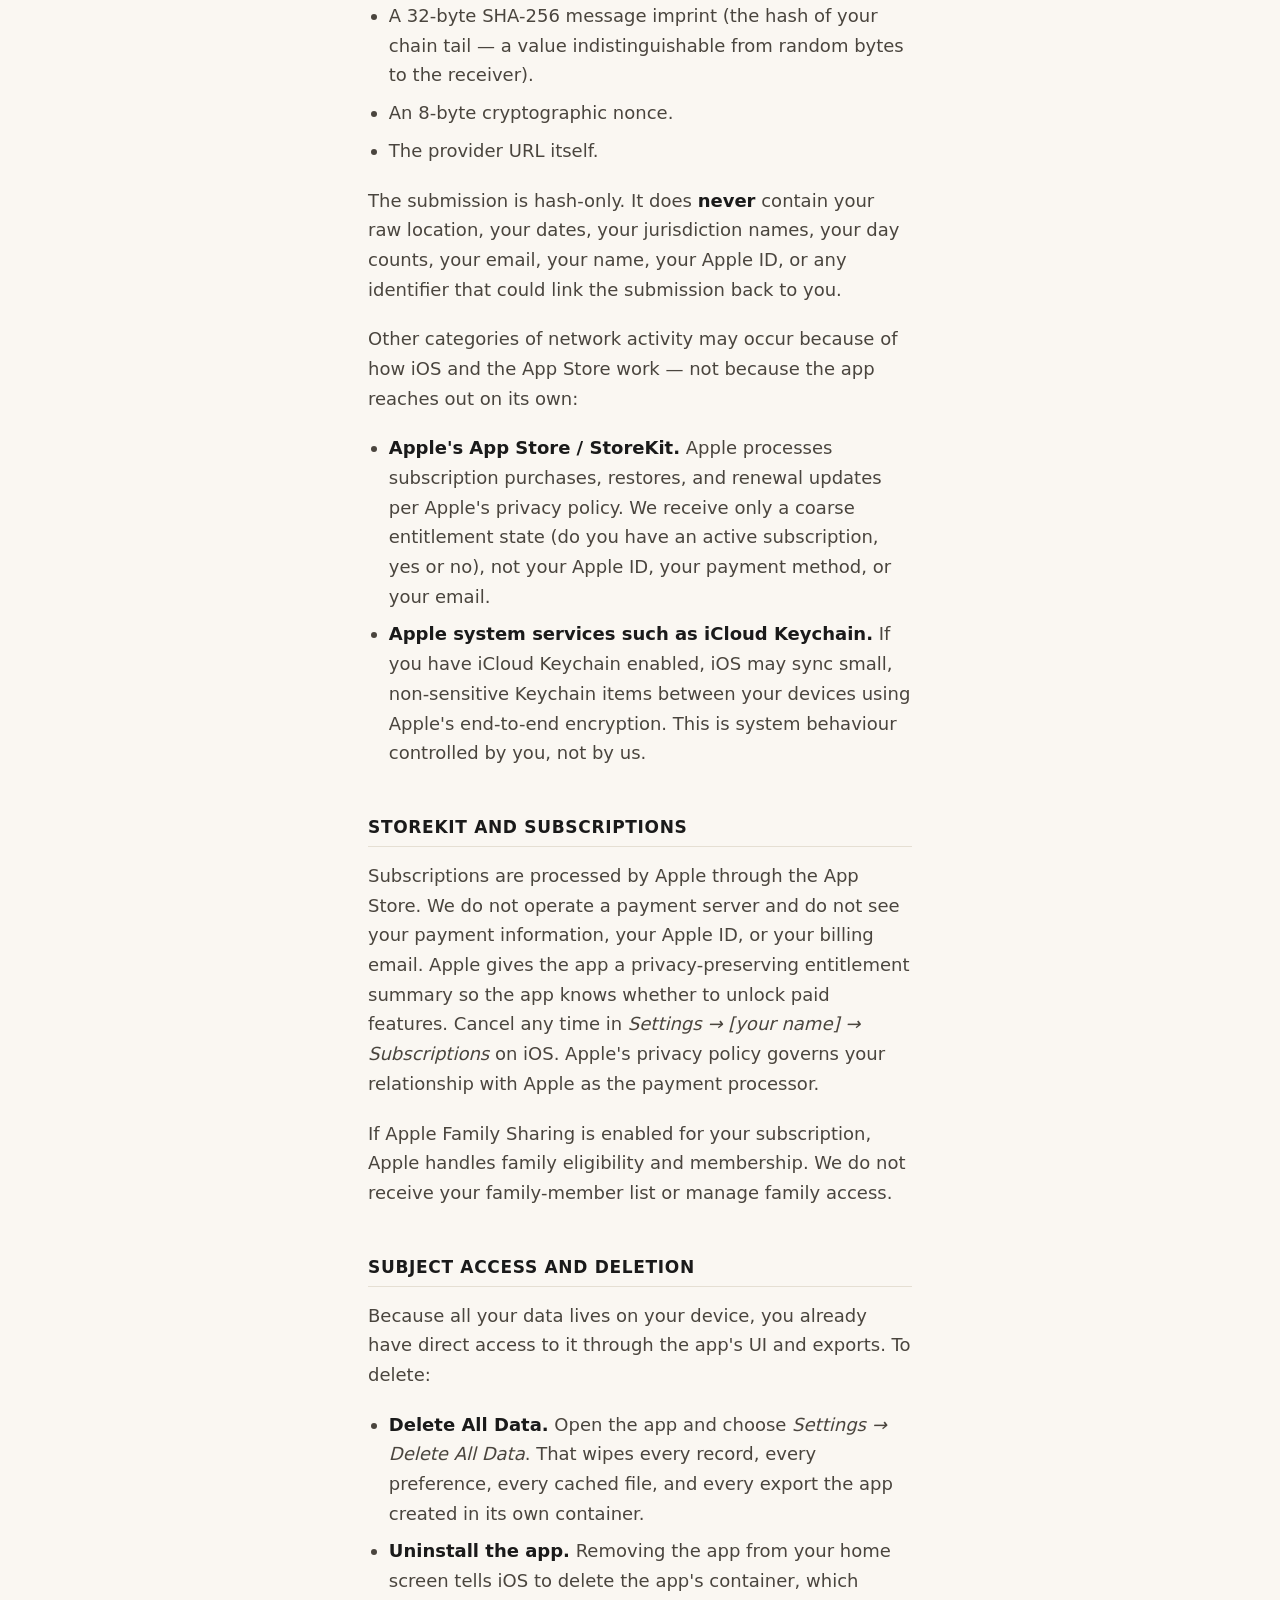
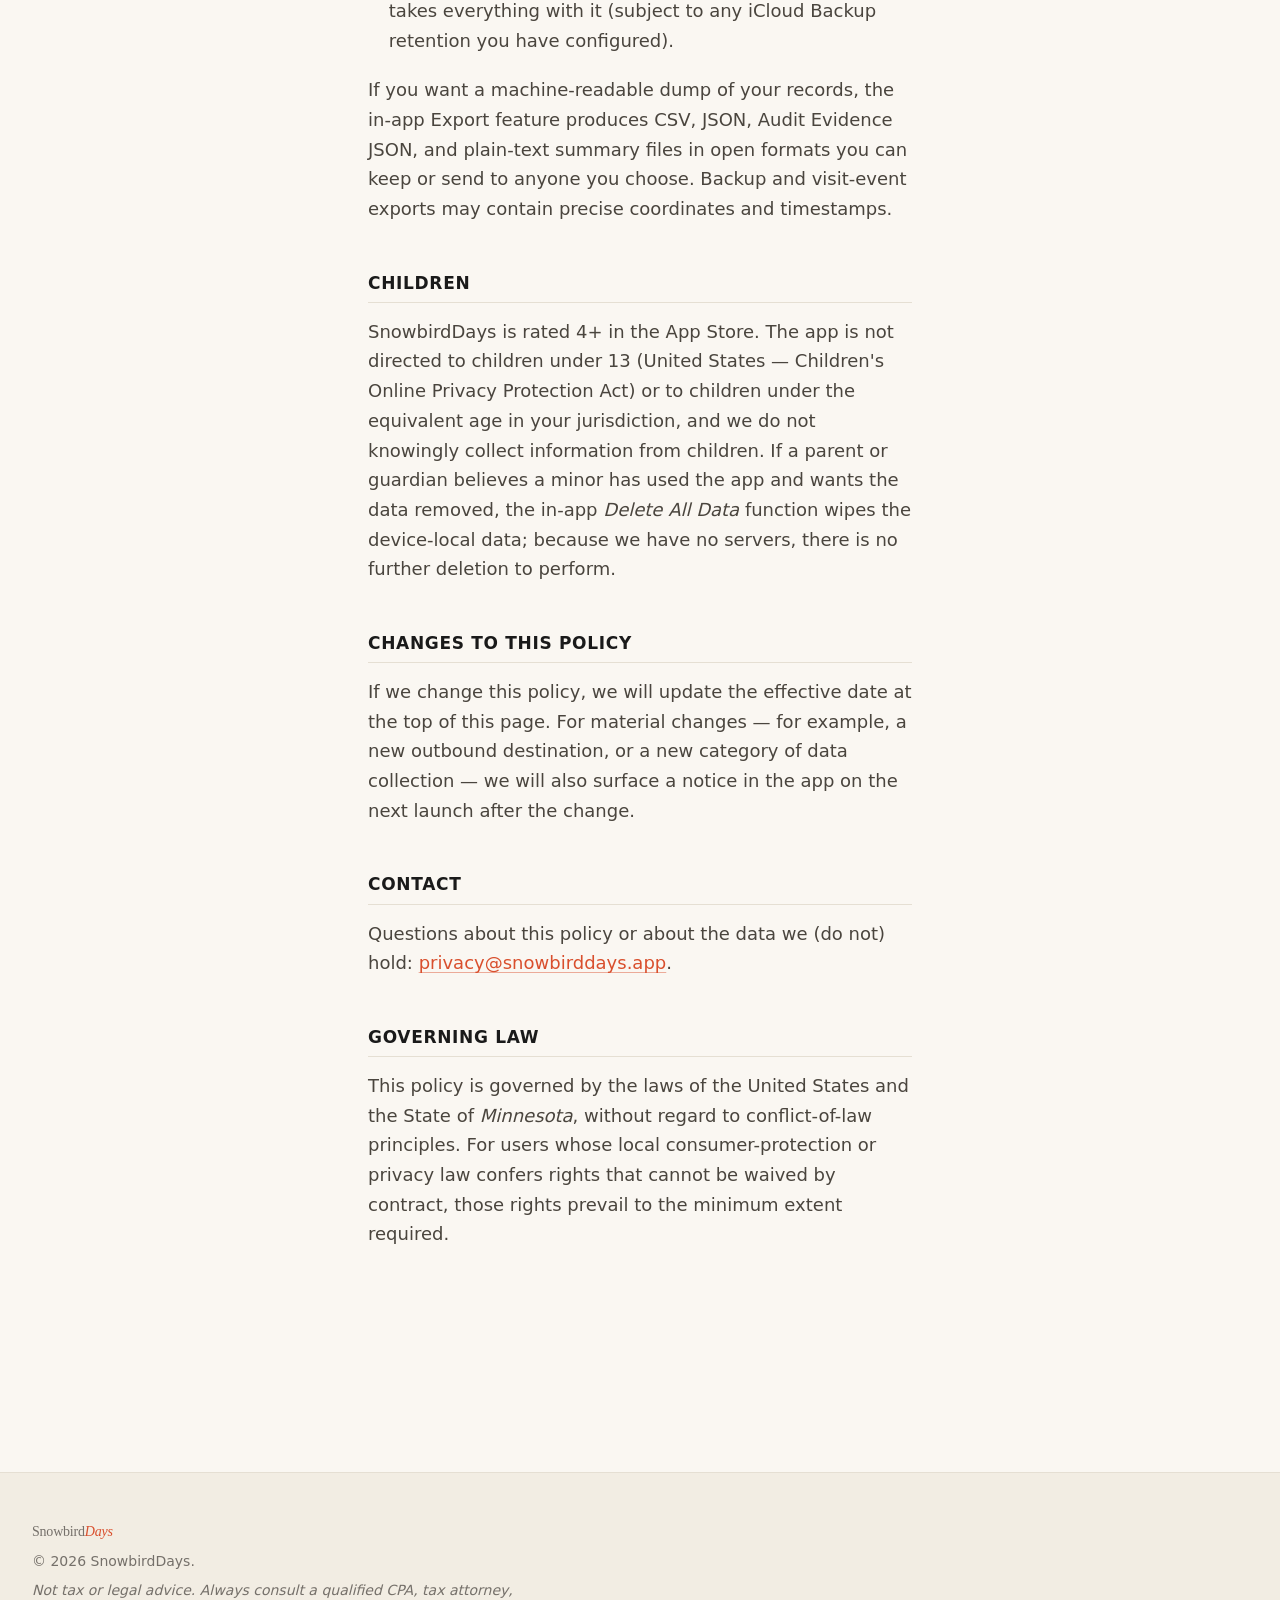
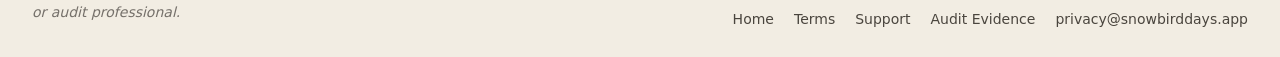
<file: privacy.html>
<!DOCTYPE html>
<html lang="en">
  <head>
    <meta charset="utf-8" />
    <meta name="viewport" content="width=device-width, initial-scale=1" />
    <title>Privacy Policy — SnowbirdDays</title>
    <meta
      name="description"
      content="SnowbirdDays Privacy Policy: what we collect (nothing beyond what you enter), what we don't collect, where data lives, and the narrow disclosed outbound traffic."
    />
    <meta name="theme-color" content="#FAF7F2" media="(prefers-color-scheme: light)" />
    <meta name="theme-color" content="#1C1814" media="(prefers-color-scheme: dark)" />
    <meta property="og:title" content="Privacy Policy — SnowbirdDays" />
    <meta property="og:description" content="SnowbirdDays Privacy Policy: what we collect (nothing beyond what you enter), what we don't collect, where data lives, and the narrow disclosed outbound traffic." />
    <meta property="og:type" content="article" />
    <link rel="stylesheet" href="style.css" />
  </head>
  <body>
    <a class="skip" href="#main">Skip to content</a>

    <header class="site-header">
      <div class="site-header-inner">
        <a class="brand" href="/" aria-label="SnowbirdDays home">Snowbird<em>Days</em></a>
        <nav class="site-nav" aria-label="Primary">
          <a href="privacy.html" aria-current="page">Privacy</a>
          <a href="terms.html">Terms</a>
          <a href="audit-evidence.html">Audit&nbsp;Evidence</a>
          <a href="support.html">Support</a>
        </nav>
      </div>
    </header>

    <main id="main">
      <article class="shell-prose">
        <a class="page-back" href="/" aria-label="Back to home">&larr; Back to home</a>

        <h1>Privacy Policy</h1>

        <p class="meta">
          <strong>Effective date:</strong> 2026-05-02 &middot;
          <strong>Last updated:</strong> 2026-05-02
        </p>

        <div class="callout">
          <p>
            <strong>This is not tax or legal advice.</strong> SnowbirdDays
            records observations of where your device was. It does not
            determine your legal residency. Always consult a qualified CPA,
            tax attorney, or audit professional before relying on the app's
            output for any tax or legal purpose.
          </p>
        </div>

        <nav class="toc" aria-label="On this page">
          <p class="toc-title">On this page</p>
          <ol>
            <li><a href="#summary">Summary</a></li>
            <li><a href="#collect">What we collect</a></li>
            <li><a href="#dont-collect">What we don&rsquo;t collect</a></li>
            <li><a href="#where">Where your data lives</a></li>
            <li><a href="#outbound">Outbound traffic</a></li>
            <li><a href="#storekit">StoreKit and subscriptions</a></li>
            <li><a href="#access">Subject access and deletion</a></li>
            <li><a href="#children">Children</a></li>
            <li><a href="#changes">Changes to this policy</a></li>
            <li><a href="#contact">Contact</a></li>
            <li><a href="#governing-law">Governing law</a></li>
          </ol>
        </nav>

        <h2 id="summary">Summary</h2>
        <ul>
          <li>
            <strong>Your data stays on your device.</strong> SnowbirdDays
            stores your location records, settings, and exported files only on
            this iPhone or iPad.
          </li>
          <li>
            <strong>No analytics, no crash reporter, no ad tracking, no
            third-party SDKs that observe you.</strong> We do not run a backend
            that receives your data.
          </li>
          <li>
            <strong>The only outbound traffic the app initiates on its own is
            a hash submission to a public timestamp authority (FreeTSA).</strong>
            That submission contains a 32-byte SHA-256 hash and an 8-byte
            nonce. The request body contains no location, no name, no email,
            and no app account identifier. FreeTSA and network operators may
            receive ordinary transport metadata such as IP address and request
            time.
          </li>
        </ul>

        <h2 id="collect">What we collect</h2>
        <p>
          We collect nothing beyond what you enter into the app. Specifically,
          the app stores on your device:
        </p>
        <ul>
          <li>
            Background location events from iOS (visits and significant
            location changes), used to count which state or country you were
            in on each day.
          </li>
          <li>
            Manual entries you create or import (for example, a CSV of past
            travel days). Manually imported records are tagged so they are
            distinguishable from device-derived records.
          </li>
          <li>
            App preferences such as your primary state, threshold alert
            settings, and appearance choices.
          </li>
        </ul>
        <p>
          We do not have a server that receives any of this data. We do not
          have an account system, so there is no name, email, password, or
          billing record on our side.
        </p>

        <h2 id="dont-collect">What we don't collect</h2>
        <ul>
          <li>No analytics or product-usage telemetry of any kind.</li>
          <li>No crash reporting service operated by us.</li>
          <li>No advertising identifiers and no ad-network SDKs.</li>
          <li>No third-party tracking or fingerprinting libraries.</li>
          <li>No contact list, photo library, microphone, or camera access.</li>
          <li>
            No browsing history, no search queries, and no behavioural
            profiling.
          </li>
        </ul>
        <p>
          Apple's standard system-level crash reporting (Settings → Privacy &amp;
          Security → Analytics &amp; Improvements → Share With App Developers)
          is controlled by you at the iOS level. If enabled, Apple — not us —
          decides what symbolicated crash logs to forward to developers. You
          can disable it at any time.
        </p>

        <h2 id="where">Where your data lives</h2>
        <p>
          Your records live in a SwiftData database inside the app's sandboxed
          Application Support directory on your device, protected by iOS file
          protection. Some non-sensitive caches (for example, an attestation
          key reference) may live in the iOS Keychain on this device only.
          Nothing is synchronised to iCloud unless you explicitly export a
          file and place it in iCloud Drive yourself.
        </p>
        <p>
          If you use Apple's iCloud Backup feature for your device, iOS may
          include the app's data in your encrypted device backup. That backup
          is governed by Apple's privacy policy, not ours. We do not see it
          and cannot read it.
        </p>

        <h2 id="outbound">Outbound traffic</h2>
        <p>
          The app initiates only one category of network request on its own:
          an RFC 3161 timestamp request to FreeTSA at
          <code>https://freetsa.org/tsr</code>, periodically, to anchor your
          record chain to real-world time. Each request contains:
        </p>
        <ul>
          <li>
            A 32-byte SHA-256 message imprint (the hash of your chain tail —
            a value indistinguishable from random bytes to the receiver).
          </li>
          <li>An 8-byte cryptographic nonce.</li>
          <li>The provider URL itself.</li>
        </ul>
        <p>
          The submission is hash-only. It does <strong>never</strong> contain
          your raw location, your dates, your jurisdiction names, your day
          counts, your email, your name, your Apple ID, or any identifier
          that could link the submission back to you.
        </p>
        <p>
          Other categories of network activity may occur because of how iOS
          and the App Store work — not because the app reaches out on its
          own:
        </p>
        <ul>
          <li>
            <strong>Apple's App Store / StoreKit.</strong> Apple processes
            subscription purchases, restores, and renewal updates per Apple's
            privacy policy. We receive only a coarse entitlement state (do
            you have an active subscription, yes or no), not your Apple ID,
            your payment method, or your email.
          </li>
          <li>
            <strong>Apple system services such as iCloud Keychain.</strong>
            If you have iCloud Keychain enabled, iOS may sync small,
            non-sensitive Keychain items between your devices using Apple's
            end-to-end encryption. This is system behaviour controlled by
            you, not by us.
          </li>
        </ul>

        <h2 id="storekit">StoreKit and subscriptions</h2>
        <p>
          Subscriptions are processed by Apple through the App Store. We do
          not operate a payment server and do not see your payment
          information, your Apple ID, or your billing email. Apple gives the
          app a privacy-preserving entitlement summary so the app knows
          whether to unlock paid features. Cancel any time in
          <em>Settings → [your name] → Subscriptions</em> on iOS. Apple's
          privacy policy governs your relationship with Apple as the payment
          processor.
        </p>
        <p>
          If Apple Family Sharing is enabled for your subscription, Apple
          handles family eligibility and membership. We do not receive your
          family-member list or manage family access.
        </p>

        <h2 id="access">Subject access and deletion</h2>
        <p>
          Because all your data lives on your device, you already have direct
          access to it through the app's UI and exports. To delete:
        </p>
        <ul>
          <li>
            <strong>Delete All Data.</strong> Open the app and choose
            <em>Settings → Delete All Data</em>. That wipes every record,
            every preference, every cached file, and every export the app
            created in its own container.
          </li>
          <li>
            <strong>Uninstall the app.</strong> Removing the app from your
            home screen tells iOS to delete the app's container, which takes
            everything with it (subject to any iCloud Backup retention you
            have configured).
          </li>
        </ul>
        <p>
          If you want a machine-readable dump of your records, the in-app
          Export feature produces CSV, JSON, Audit Evidence JSON, and
          plain-text summary files in open formats you can keep or send to
          anyone you choose. Backup and visit-event exports may contain
          precise coordinates and timestamps.
        </p>

        <h2 id="children">Children</h2>
        <p>
          SnowbirdDays is rated 4+ in the App Store. The app is not directed
          to children under 13 (United States — Children's Online Privacy
          Protection Act) or to children under the equivalent age in your
          jurisdiction, and we do not knowingly collect information from
          children. If a parent or guardian believes a minor has used the
          app and wants the data removed, the in-app
          <em>Delete All Data</em> function wipes the device-local data;
          because we have no servers, there is no further deletion to
          perform.
        </p>

        <h2 id="changes">Changes to this policy</h2>
        <p>
          If we change this policy, we will update the effective date at the
          top of this page. For material changes — for example, a new
          outbound destination, or a new category of data collection — we
          will also surface a notice in the app on the next launch after the
          change.
        </p>

        <h2 id="contact">Contact</h2>
        <p>
          Questions about this policy or about the data we (do not) hold:
          <a href="mailto:privacy@snowbirddays.app">privacy@snowbirddays.app</a>.
        </p>

        <h2 id="governing-law">Governing law</h2>
        <p>
          This policy is governed by the laws of the United States and the
          State of <em>Minnesota</em>, without regard to conflict-of-law
          principles. For users whose local consumer-protection or privacy
          law confers rights that cannot be waived by contract, those rights
          prevail to the minimum extent required.
        </p>
      </article>
    </main>

    <footer class="site-footer">
      <div class="site-footer-inner">
        <div>
          <p class="site-footer-brand">Snowbird<em>Days</em></p>
          <p>&copy; 2026 SnowbirdDays.</p>
          <p class="site-footer-disclaimer">Not tax or legal advice. Always consult a qualified CPA, tax attorney, or audit professional.</p>
        </div>
        <nav aria-label="Footer">
          <a href="/">Home</a>
          <a href="terms.html">Terms</a>
          <a href="support.html">Support</a>
          <a href="audit-evidence.html">Audit Evidence</a>
          <a href="mailto:privacy@snowbirddays.app">privacy@snowbirddays.app</a>
        </nav>
      </div>
    </footer>
  </body>
</html>
</file>
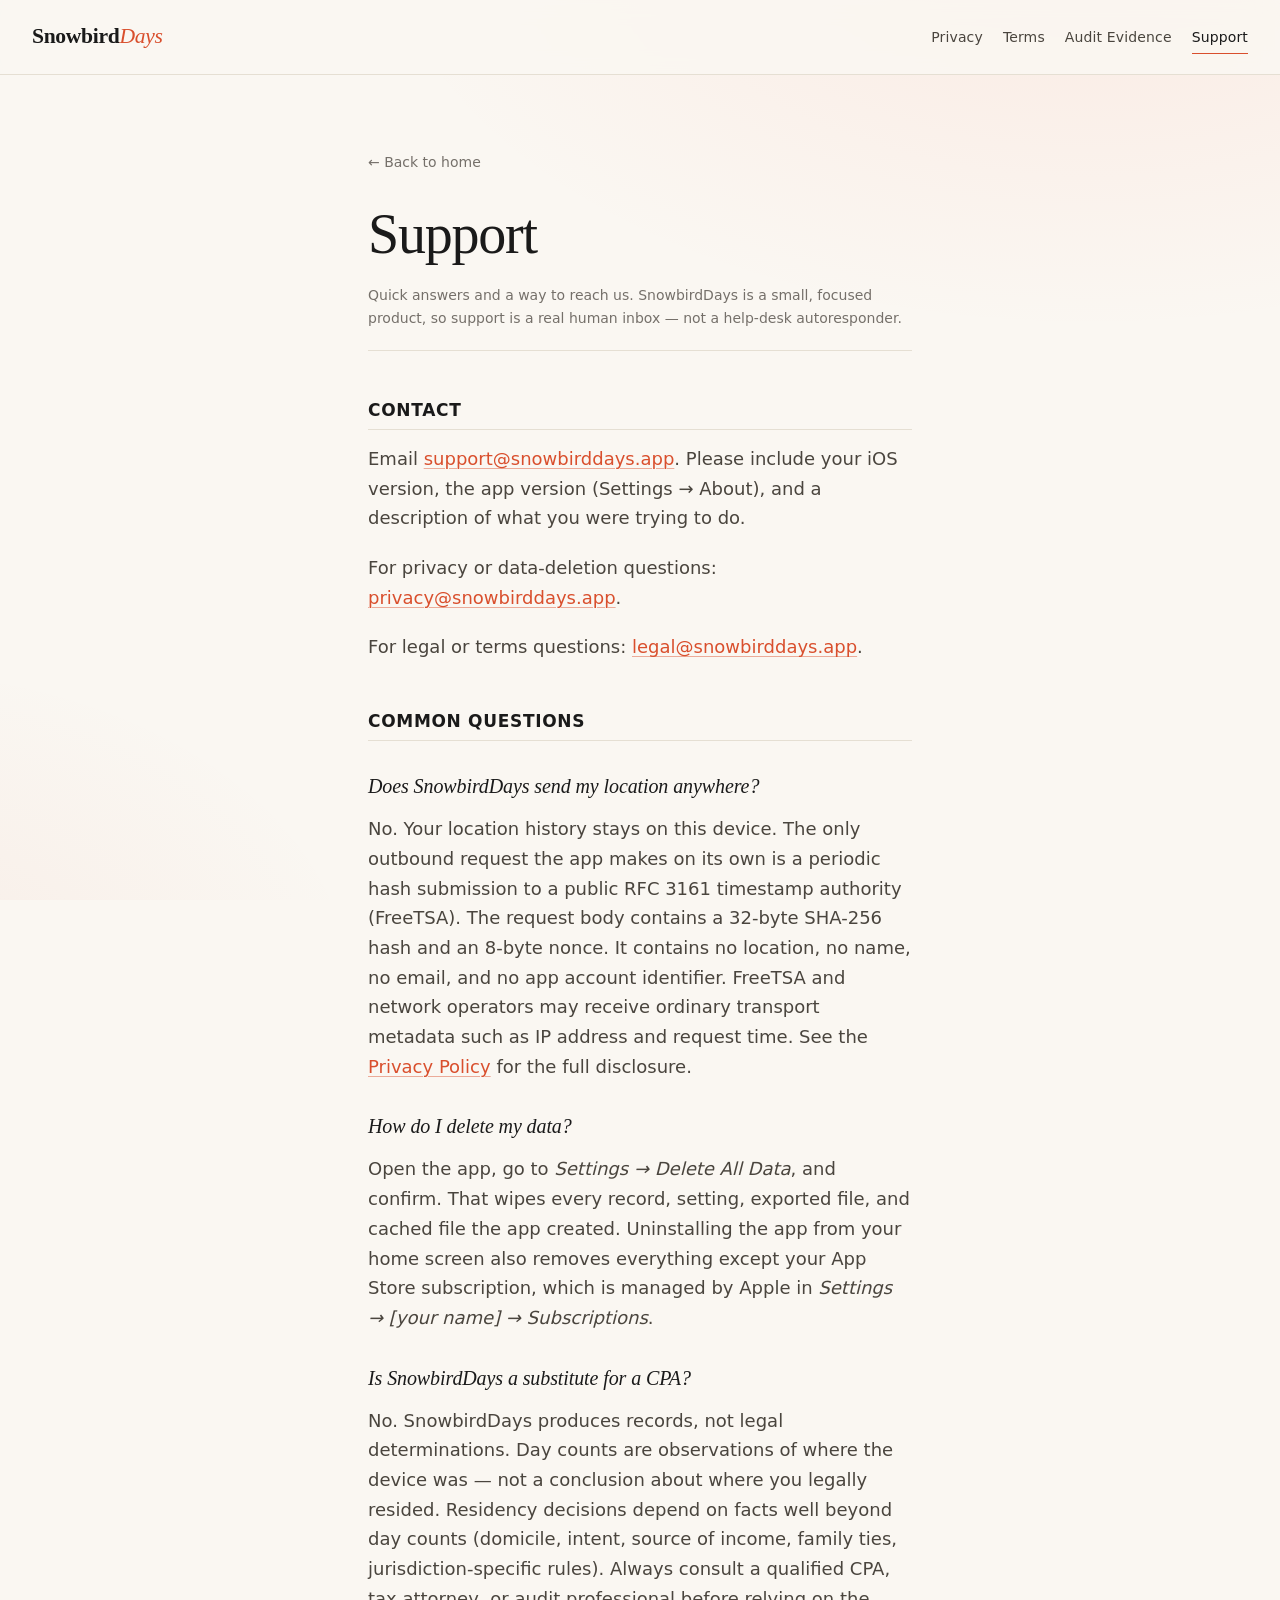
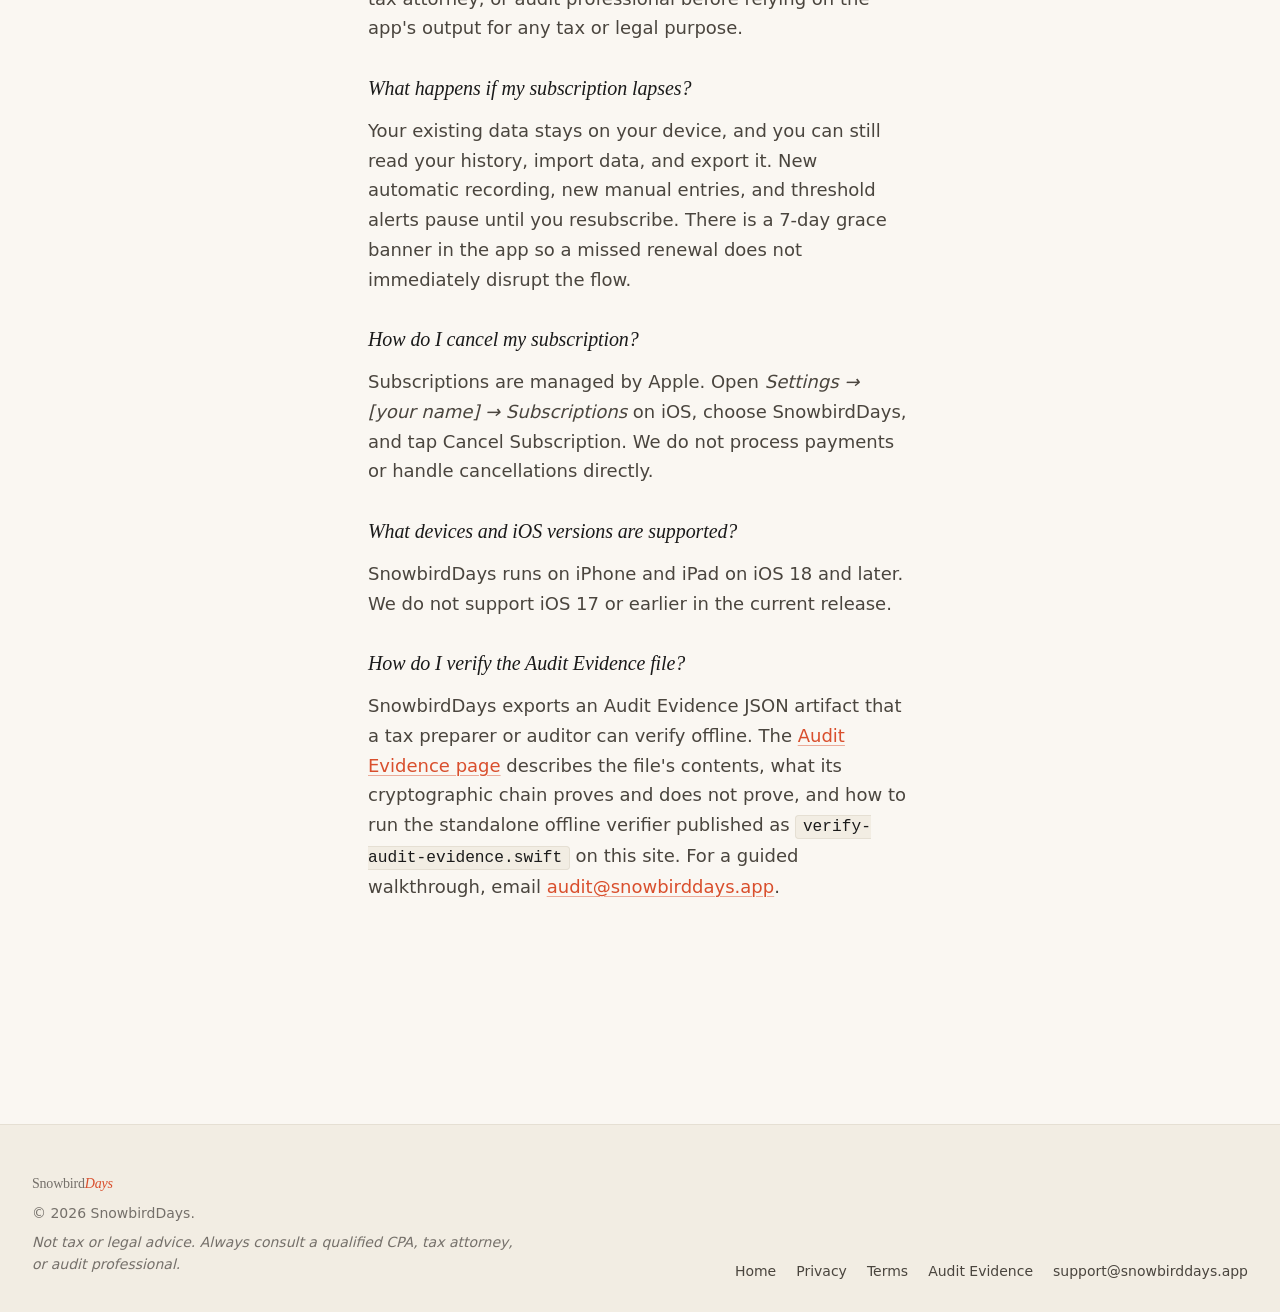
<file: support.html>
<!DOCTYPE html>
<html lang="en">
  <head>
    <meta charset="utf-8" />
    <meta name="viewport" content="width=device-width, initial-scale=1" />
    <title>Support — SnowbirdDays</title>
    <meta
      name="description"
      content="Support, contact information, and frequently asked questions for the SnowbirdDays iOS app."
    />
    <meta name="theme-color" content="#FAF7F2" media="(prefers-color-scheme: light)" />
    <meta name="theme-color" content="#1C1814" media="(prefers-color-scheme: dark)" />
    <meta property="og:title" content="Support — SnowbirdDays" />
    <meta property="og:description" content="Support, contact information, and frequently asked questions for the SnowbirdDays iOS app." />
    <meta property="og:type" content="article" />
    <link rel="stylesheet" href="style.css" />
  </head>
  <body>
    <a class="skip" href="#main">Skip to content</a>

    <header class="site-header">
      <div class="site-header-inner">
        <a class="brand" href="/" aria-label="SnowbirdDays home">Snowbird<em>Days</em></a>
        <nav class="site-nav" aria-label="Primary">
          <a href="privacy.html">Privacy</a>
          <a href="terms.html">Terms</a>
          <a href="audit-evidence.html">Audit&nbsp;Evidence</a>
          <a href="support.html" aria-current="page">Support</a>
        </nav>
      </div>
    </header>

    <main id="main">
      <article class="shell-prose">
        <a class="page-back" href="/" aria-label="Back to home">&larr; Back to home</a>

        <h1>Support</h1>
        <p class="meta">
          Quick answers and a way to reach us. SnowbirdDays is a small,
          focused product, so support is a real human inbox &mdash; not a
          help-desk autoresponder.
        </p>

        <h2>Contact</h2>
        <p>
          Email
          <a href="mailto:support@snowbirddays.app">support@snowbirddays.app</a>.
          Please include your iOS version, the app version (Settings → About),
          and a description of what you were trying to do.
        </p>
        <p>
          For privacy or data-deletion questions:
          <a href="mailto:privacy@snowbirddays.app">privacy@snowbirddays.app</a>.
        </p>
        <p>
          For legal or terms questions:
          <a href="mailto:legal@snowbirddays.app">legal@snowbirddays.app</a>.
        </p>

        <h2>Common questions</h2>

        <h3>Does SnowbirdDays send my location anywhere?</h3>
        <p>
          No. Your location history stays on this device. The only outbound
          request the app makes on its own is a periodic hash submission to a
          public RFC 3161 timestamp authority (FreeTSA). The request body
          contains a 32-byte SHA-256 hash and an 8-byte nonce. It contains no
          location, no name, no email, and no app account identifier. FreeTSA
          and network operators may receive ordinary transport metadata such
          as IP address and request time. See the
          <a href="privacy.html">Privacy Policy</a> for the full disclosure.
        </p>

        <h3>How do I delete my data?</h3>
        <p>
          Open the app, go to <em>Settings → Delete All Data</em>, and confirm.
          That wipes every record, setting, exported file, and cached file the
          app created. Uninstalling the app from your home screen also removes
          everything except your App Store subscription, which is managed by
          Apple in
          <em>Settings → [your name] → Subscriptions</em>.
        </p>

        <h3>Is SnowbirdDays a substitute for a CPA?</h3>
        <p>
          No. SnowbirdDays produces records, not legal determinations. Day
          counts are observations of where the device was &mdash; not a conclusion
          about where you legally resided. Residency decisions depend on facts
          well beyond day counts (domicile, intent, source of income, family
          ties, jurisdiction-specific rules). Always consult a qualified CPA,
          tax attorney, or audit professional before relying on the app's
          output for any tax or legal purpose.
        </p>

        <h3>What happens if my subscription lapses?</h3>
        <p>
          Your existing data stays on your device, and you can still read your
          history, import data, and export it. New automatic recording, new
          manual entries, and threshold alerts pause until you resubscribe.
          There is a 7-day grace banner in the app so a missed renewal does
          not immediately disrupt the flow.
        </p>

        <h3>How do I cancel my subscription?</h3>
        <p>
          Subscriptions are managed by Apple. Open
          <em>Settings → [your name] → Subscriptions</em> on iOS, choose
          SnowbirdDays, and tap Cancel Subscription. We do not process payments
          or handle cancellations directly.
        </p>

        <h3>What devices and iOS versions are supported?</h3>
        <p>
          SnowbirdDays runs on iPhone and iPad on iOS 18 and later. We do not
          support iOS 17 or earlier in the current release.
        </p>

        <h3>How do I verify the Audit Evidence file?</h3>
        <p>
          SnowbirdDays exports an Audit Evidence JSON artifact that a tax
          preparer or auditor can verify offline. The
          <a href="audit-evidence.html">Audit Evidence page</a> describes the
          file's contents, what its cryptographic chain proves and does not
          prove, and how to run the standalone offline verifier published as
          <code>verify-audit-evidence.swift</code> on this site. For a guided
          walkthrough, email
          <a href="mailto:audit@snowbirddays.app">audit@snowbirddays.app</a>.
        </p>
      </article>
    </main>

    <footer class="site-footer">
      <div class="site-footer-inner">
        <div>
          <p class="site-footer-brand">Snowbird<em>Days</em></p>
          <p>&copy; 2026 SnowbirdDays.</p>
          <p class="site-footer-disclaimer">Not tax or legal advice. Always consult a qualified CPA, tax attorney, or audit professional.</p>
        </div>
        <nav aria-label="Footer">
          <a href="/">Home</a>
          <a href="privacy.html">Privacy</a>
          <a href="terms.html">Terms</a>
          <a href="audit-evidence.html">Audit Evidence</a>
          <a href="mailto:support@snowbirddays.app">support@snowbirddays.app</a>
        </nav>
      </div>
    </footer>
  </body>
</html>
</file>
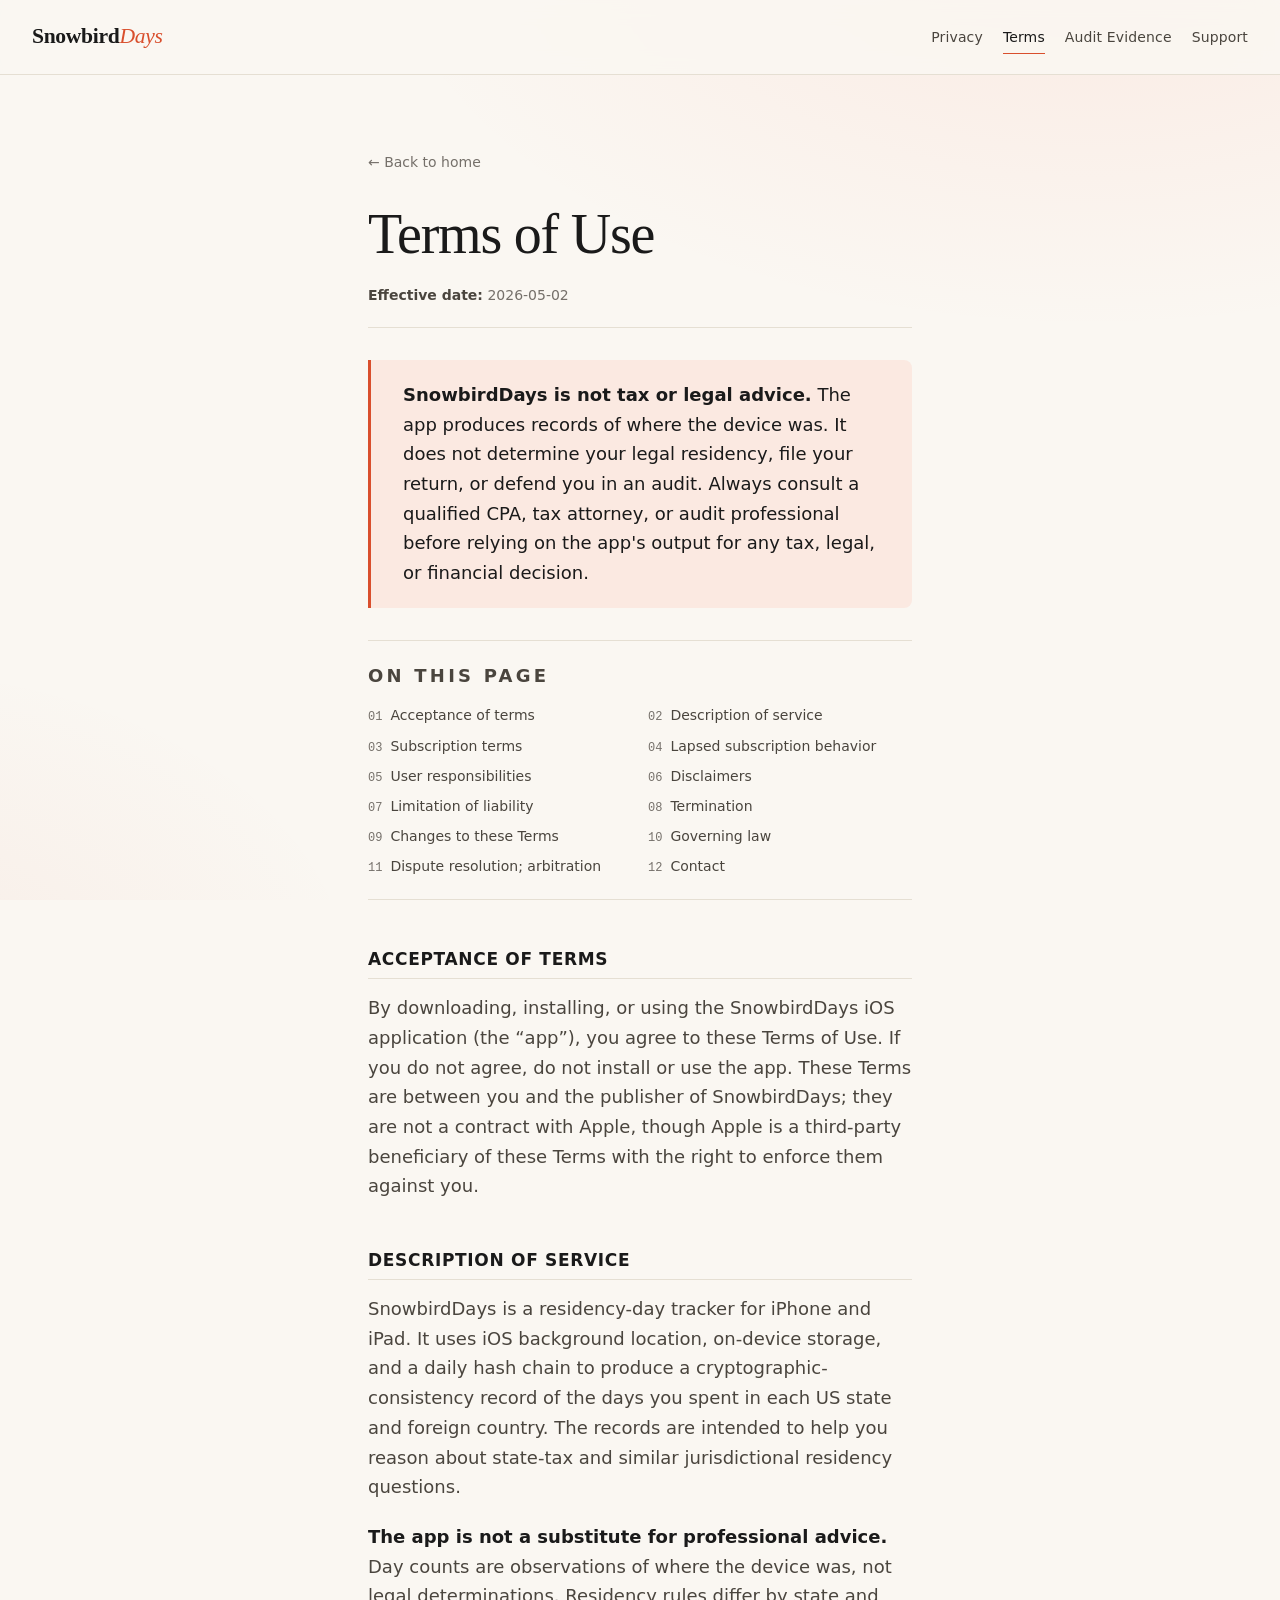
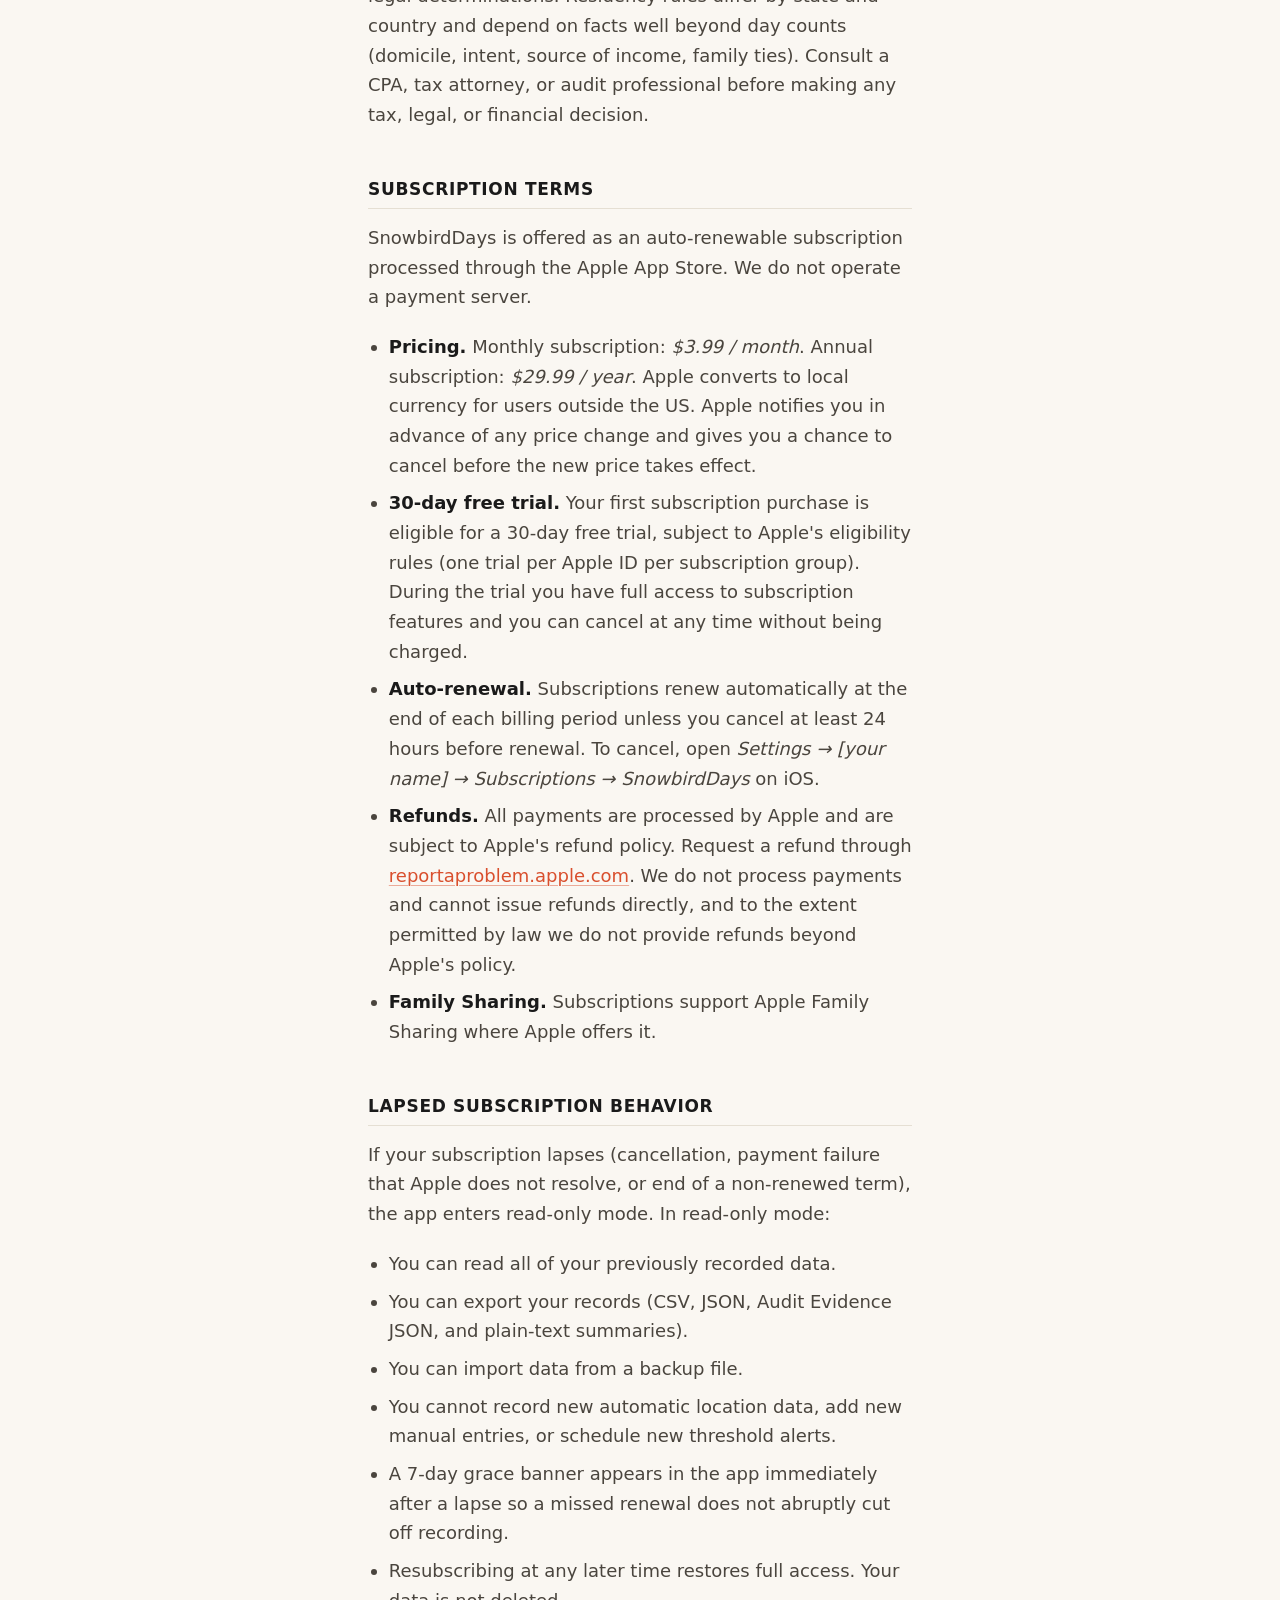
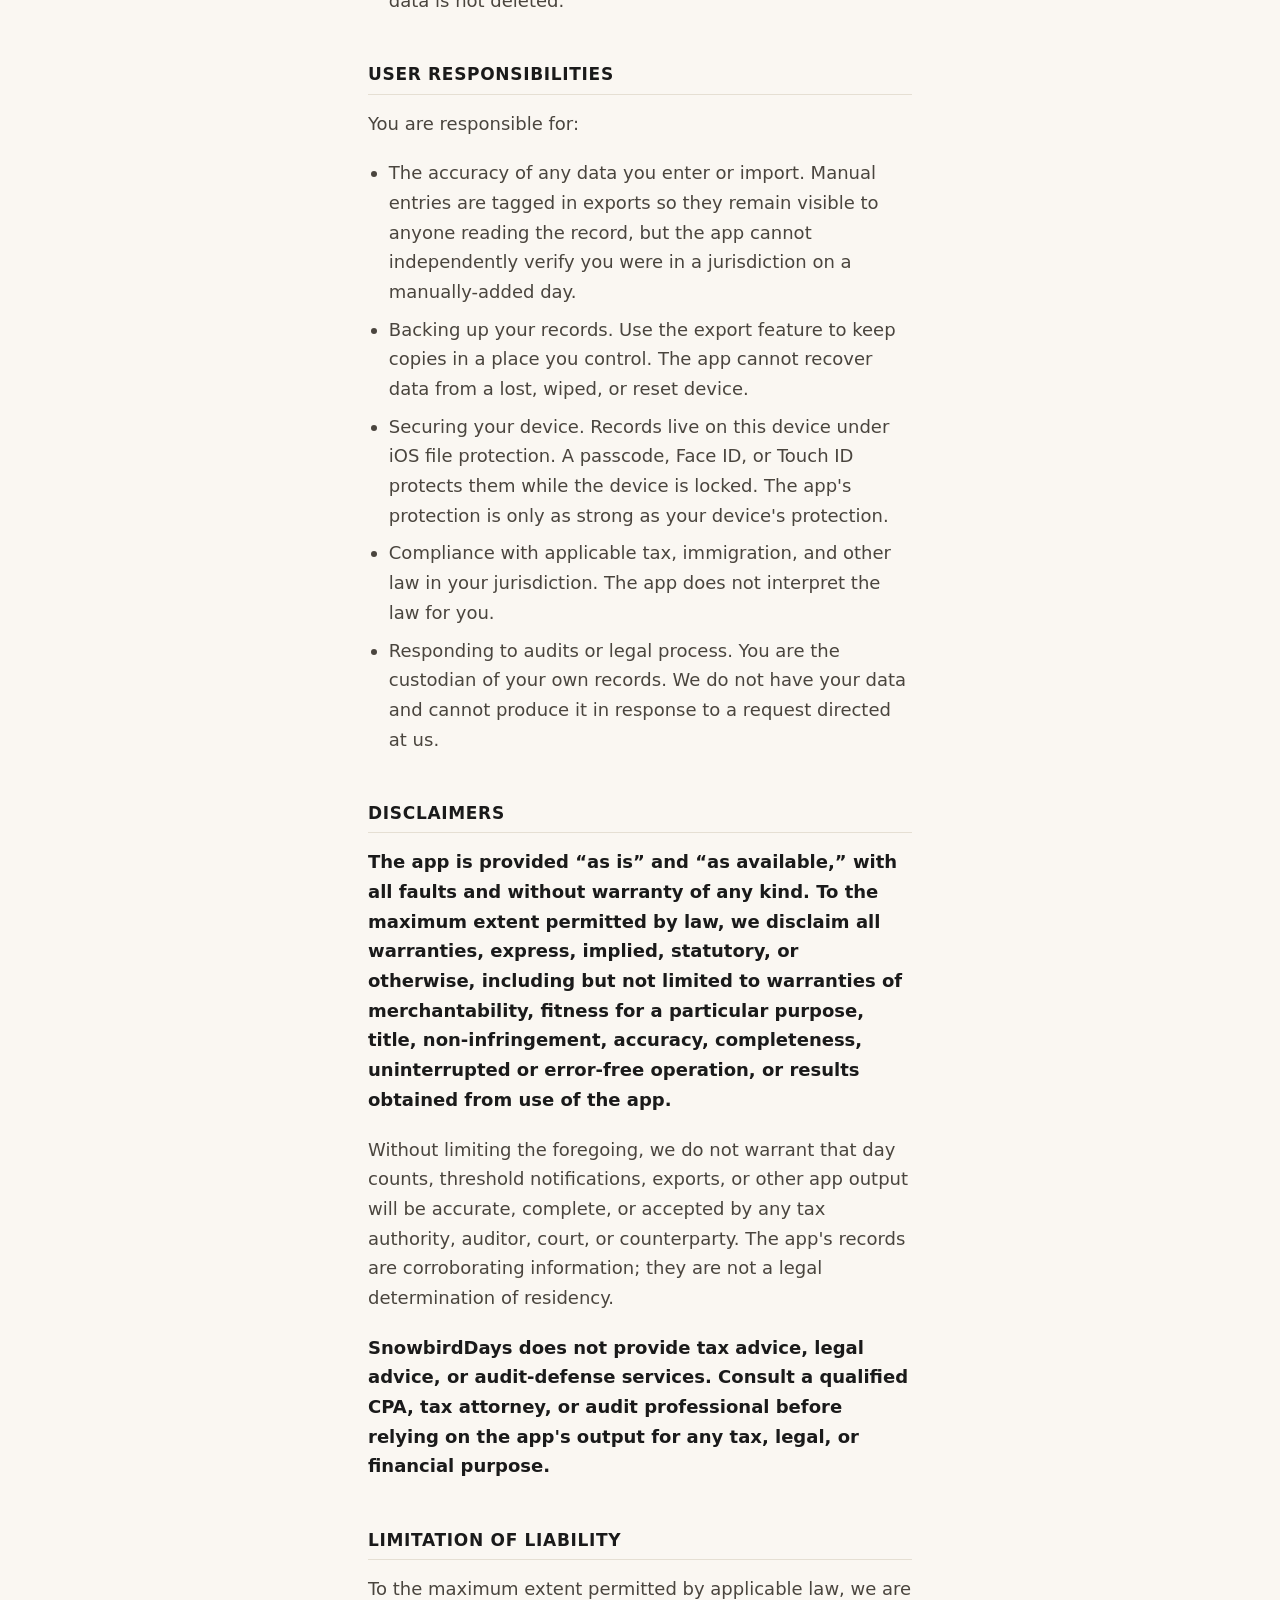
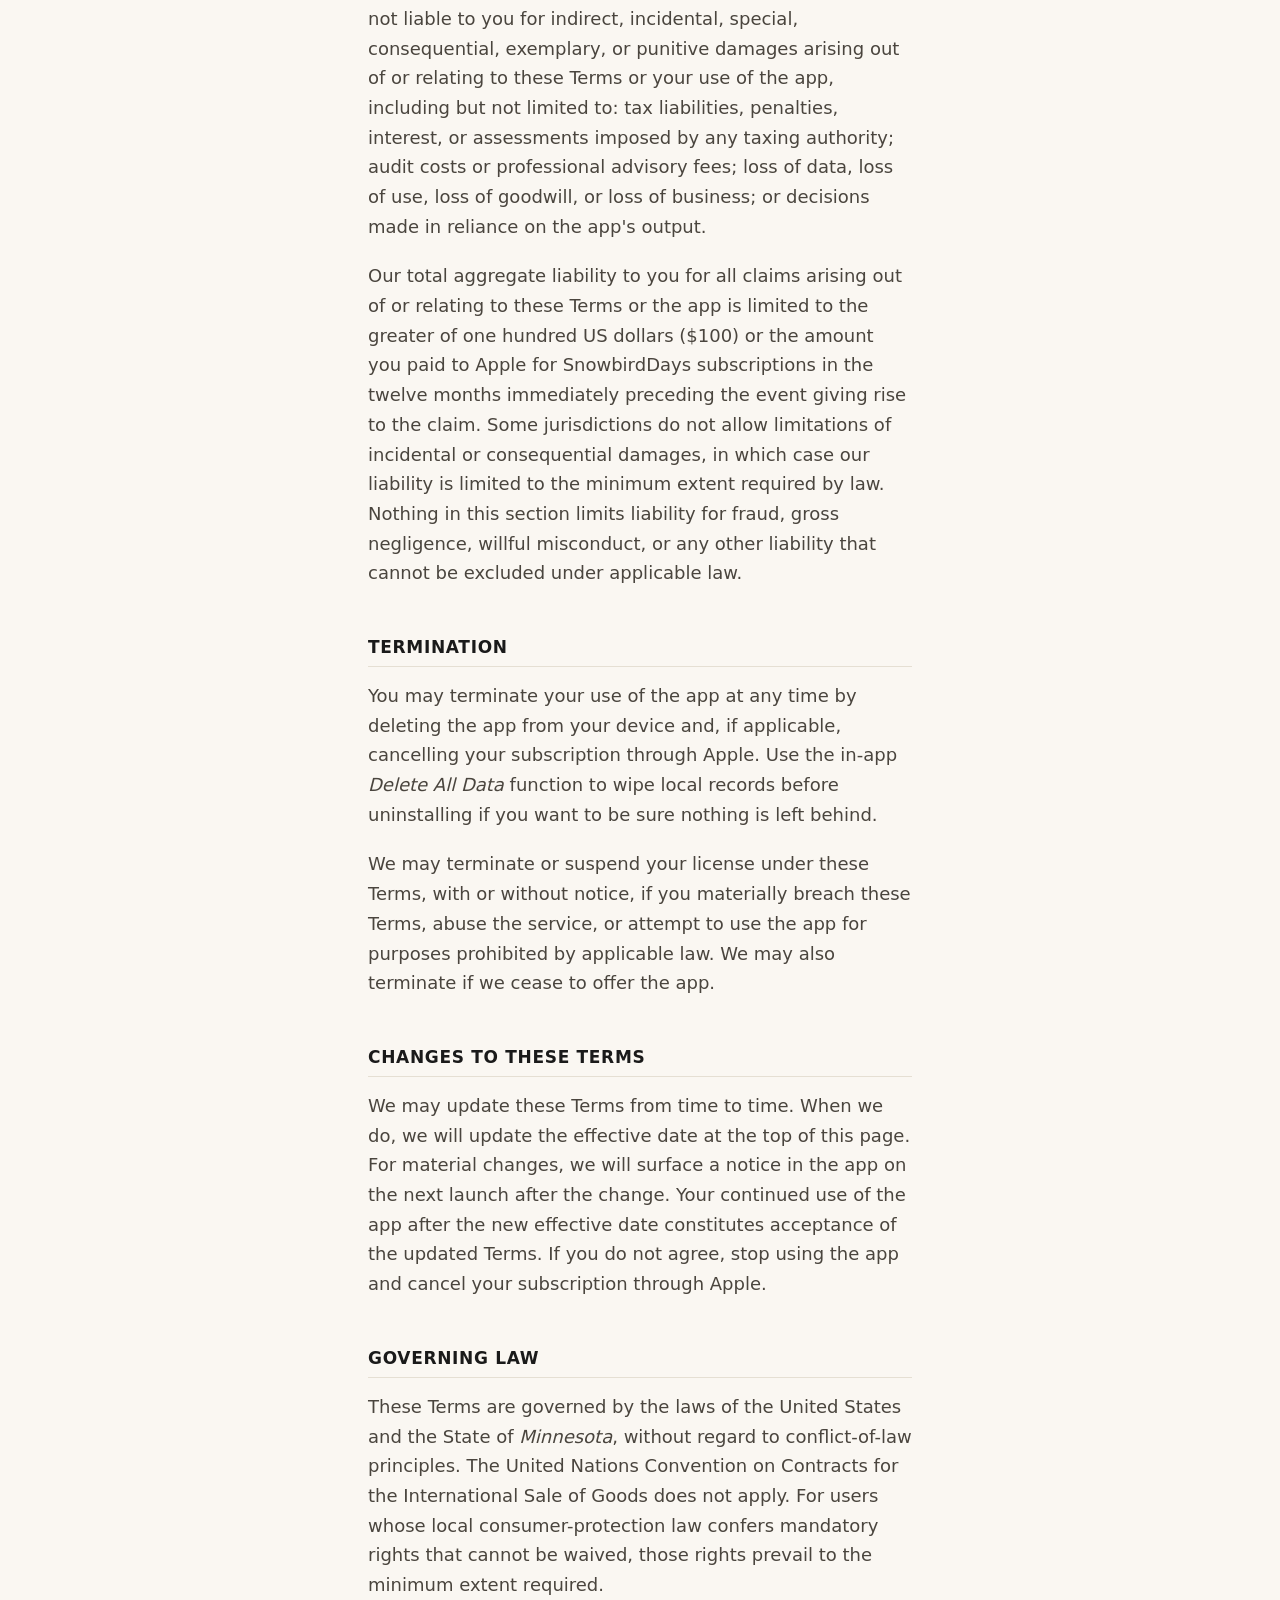
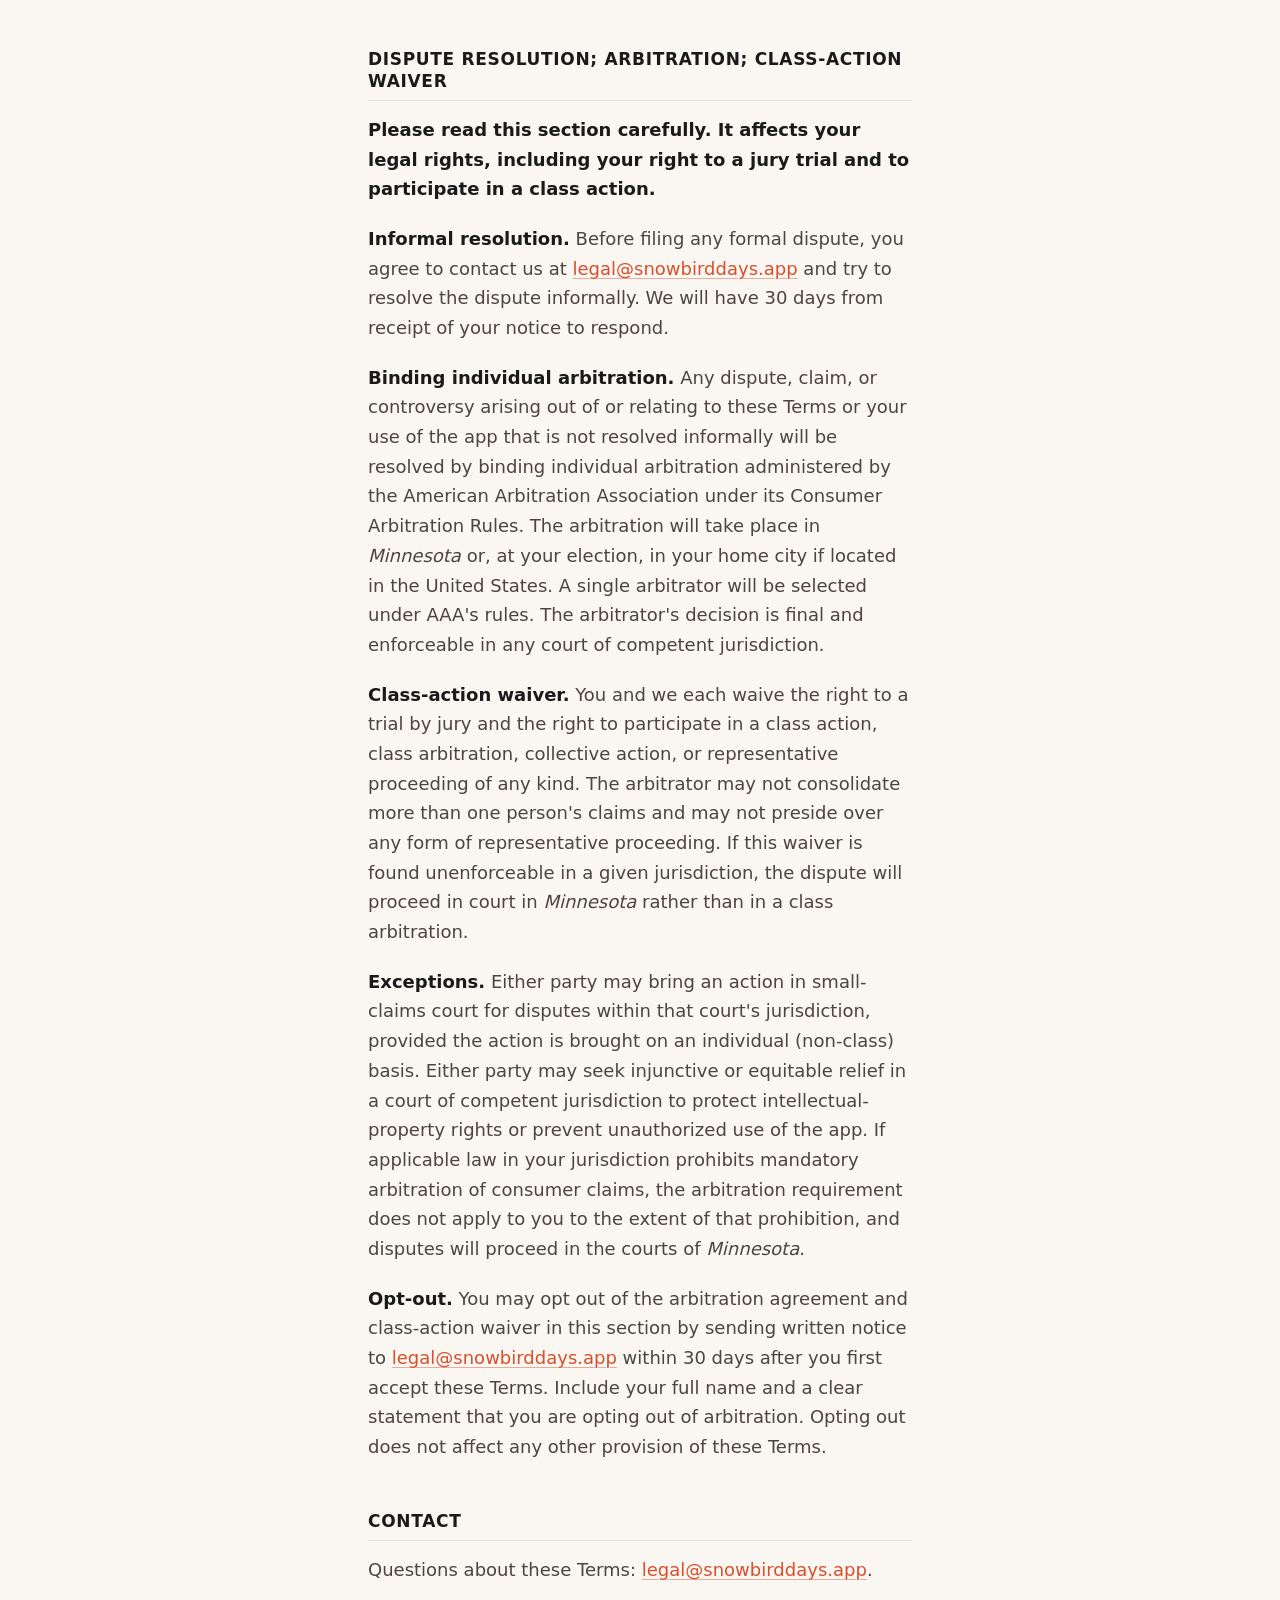
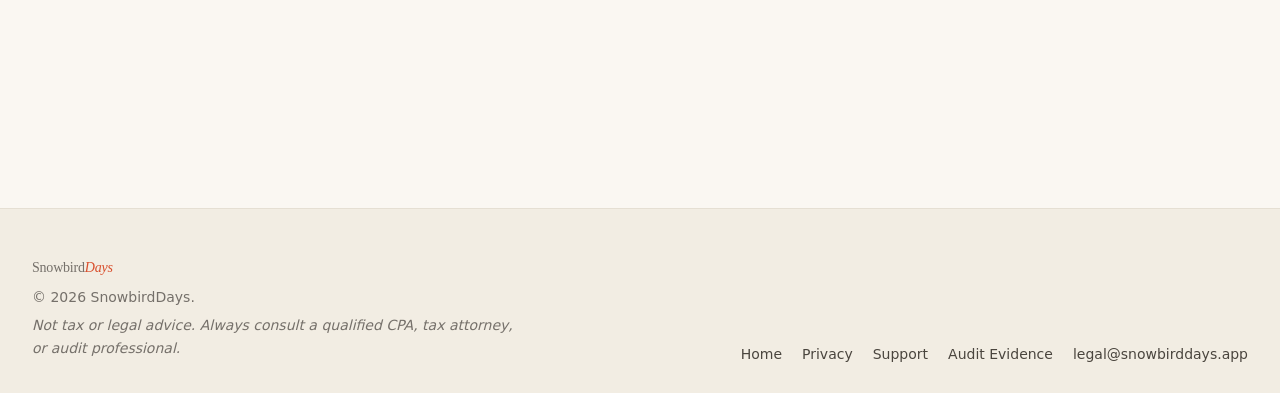
<file: terms.html>
<!DOCTYPE html>
<html lang="en">
  <head>
    <meta charset="utf-8" />
    <meta name="viewport" content="width=device-width, initial-scale=1" />
    <title>Terms of Use — SnowbirdDays</title>
    <meta
      name="description"
      content="SnowbirdDays Terms of Use: subscription terms, lapsed-subscriber behavior, user responsibilities, disclaimers, limitation of liability, and dispute resolution."
    />
    <meta name="theme-color" content="#FAF7F2" media="(prefers-color-scheme: light)" />
    <meta name="theme-color" content="#1C1814" media="(prefers-color-scheme: dark)" />
    <meta property="og:title" content="Terms of Use — SnowbirdDays" />
    <meta property="og:description" content="SnowbirdDays Terms of Use: subscription terms, lapsed-subscriber behavior, user responsibilities, disclaimers, limitation of liability, and dispute resolution." />
    <meta property="og:type" content="article" />
    <link rel="stylesheet" href="style.css" />
  </head>
  <body>
    <a class="skip" href="#main">Skip to content</a>

    <header class="site-header">
      <div class="site-header-inner">
        <a class="brand" href="/" aria-label="SnowbirdDays home">Snowbird<em>Days</em></a>
        <nav class="site-nav" aria-label="Primary">
          <a href="privacy.html">Privacy</a>
          <a href="terms.html" aria-current="page">Terms</a>
          <a href="audit-evidence.html">Audit&nbsp;Evidence</a>
          <a href="support.html">Support</a>
        </nav>
      </div>
    </header>

    <main id="main">
      <article class="shell-prose">
        <a class="page-back" href="/" aria-label="Back to home">&larr; Back to home</a>

        <h1>Terms of Use</h1>

        <p class="meta">
          <strong>Effective date:</strong> 2026-05-02
        </p>

        <div class="callout">
          <p>
            <strong>SnowbirdDays is not tax or legal advice.</strong> The app
            produces records of where the device was. It does not determine
            your legal residency, file your return, or defend you in an audit.
            Always consult a qualified CPA, tax attorney, or audit
            professional before relying on the app's output for any tax,
            legal, or financial decision.
          </p>
        </div>

        <nav class="toc" aria-label="On this page">
          <p class="toc-title">On this page</p>
          <ol>
            <li><a href="#acceptance">Acceptance of terms</a></li>
            <li><a href="#service">Description of service</a></li>
            <li><a href="#subscription">Subscription terms</a></li>
            <li><a href="#lapsed">Lapsed subscription behavior</a></li>
            <li><a href="#responsibilities">User responsibilities</a></li>
            <li><a href="#disclaimers">Disclaimers</a></li>
            <li><a href="#liability">Limitation of liability</a></li>
            <li><a href="#termination">Termination</a></li>
            <li><a href="#changes">Changes to these Terms</a></li>
            <li><a href="#governing-law">Governing law</a></li>
            <li><a href="#disputes">Dispute resolution; arbitration</a></li>
            <li><a href="#contact">Contact</a></li>
          </ol>
        </nav>

        <h2 id="acceptance">Acceptance of terms</h2>
        <p>
          By downloading, installing, or using the SnowbirdDays iOS application
          (the &ldquo;app&rdquo;), you agree to these Terms of Use. If you do not
          agree, do not install or use the app. These Terms are between you and
          the publisher of SnowbirdDays; they are not a contract with Apple,
          though Apple is a third-party beneficiary of these Terms with the
          right to enforce them against you.
        </p>

        <h2 id="service">Description of service</h2>
        <p>
          SnowbirdDays is a residency-day tracker for iPhone and iPad. It uses
          iOS background location, on-device storage, and a daily hash chain to
          produce a cryptographic-consistency record of the days you spent in
          each US state and foreign country. The records are intended to help
          you reason about state-tax and similar jurisdictional residency
          questions.
        </p>
        <p>
          <strong>The app is not a substitute for professional advice.</strong>
          Day counts are observations of where the device was, not legal
          determinations. Residency rules differ by state and country and
          depend on facts well beyond day counts (domicile, intent, source of
          income, family ties). Consult a CPA, tax attorney, or audit
          professional before making any tax, legal, or financial decision.
        </p>

        <h2 id="subscription">Subscription terms</h2>
        <p>
          SnowbirdDays is offered as an auto-renewable subscription processed
          through the Apple App Store. We do not operate a payment server.
        </p>
        <ul>
          <li>
            <strong>Pricing.</strong> Monthly subscription:
            <em>$3.99 / month</em>. Annual subscription:
            <em>$29.99 / year</em>. Apple converts to local currency for
            users outside the US. Apple notifies you in advance of any price
            change and gives you a chance to cancel before the new price
            takes effect.
          </li>
          <li>
            <strong>30-day free trial.</strong> Your first subscription
            purchase is eligible for a 30-day free trial, subject to Apple's
            eligibility rules (one trial per Apple ID per subscription
            group). During the trial you have full access to subscription
            features and you can cancel at any time without being charged.
          </li>
          <li>
            <strong>Auto-renewal.</strong> Subscriptions renew automatically
            at the end of each billing period unless you cancel at least 24
            hours before renewal. To cancel, open
            <em>Settings → [your name] → Subscriptions → SnowbirdDays</em>
            on iOS.
          </li>
          <li>
            <strong>Refunds.</strong> All payments are processed by Apple and
            are subject to Apple's refund policy. Request a refund through
            <a href="https://reportaproblem.apple.com">reportaproblem.apple.com</a>.
            We do not process payments and cannot issue refunds directly,
            and to the extent permitted by law we do not provide refunds
            beyond Apple's policy.
          </li>
          <li>
            <strong>Family Sharing.</strong> Subscriptions support Apple
            Family Sharing where Apple offers it.
          </li>
        </ul>

        <h2 id="lapsed">Lapsed subscription behavior</h2>
        <p>
          If your subscription lapses (cancellation, payment failure that Apple
          does not resolve, or end of a non-renewed term), the app enters
          read-only mode. In read-only mode:
        </p>
        <ul>
          <li>You can read all of your previously recorded data.</li>
          <li>You can export your records (CSV, JSON, Audit Evidence JSON, and plain-text summaries).</li>
          <li>You can import data from a backup file.</li>
          <li>
            You cannot record new automatic location data, add new manual
            entries, or schedule new threshold alerts.
          </li>
          <li>
            A 7-day grace banner appears in the app immediately after a
            lapse so a missed renewal does not abruptly cut off recording.
          </li>
          <li>
            Resubscribing at any later time restores full access. Your data
            is not deleted.
          </li>
        </ul>

        <h2 id="responsibilities">User responsibilities</h2>
        <p>You are responsible for:</p>
        <ul>
          <li>
            The accuracy of any data you enter or import. Manual entries are
            tagged in exports so they remain visible to anyone reading the
            record, but the app cannot independently verify you were in a
            jurisdiction on a manually-added day.
          </li>
          <li>
            Backing up your records. Use the export feature to keep copies in
            a place you control. The app cannot recover data from a lost,
            wiped, or reset device.
          </li>
          <li>
            Securing your device. Records live on this device under iOS file
            protection. A passcode, Face ID, or Touch ID protects them while
            the device is locked. The app's protection is only as strong as
            your device's protection.
          </li>
          <li>
            Compliance with applicable tax, immigration, and other law in
            your jurisdiction. The app does not interpret the law for you.
          </li>
          <li>
            Responding to audits or legal process. You are the custodian of
            your own records. We do not have your data and cannot produce it
            in response to a request directed at us.
          </li>
        </ul>

        <h2 id="disclaimers">Disclaimers</h2>
        <p>
          <strong>The app is provided &ldquo;as is&rdquo; and &ldquo;as
          available,&rdquo; with all faults and without warranty of any kind.
          To the maximum extent permitted by law, we disclaim all warranties,
          express, implied, statutory, or otherwise, including but not limited
          to warranties of merchantability, fitness for a particular purpose,
          title, non-infringement, accuracy, completeness, uninterrupted or
          error-free operation, or results obtained from use of the app.</strong>
        </p>
        <p>
          Without limiting the foregoing, we do not warrant that day counts,
          threshold notifications, exports, or other app output will be
          accurate, complete, or accepted by any tax authority, auditor,
          court, or counterparty. The app's records are corroborating
          information; they are not a legal determination of residency.
        </p>
        <p>
          <strong>SnowbirdDays does not provide tax advice, legal advice, or
          audit-defense services. Consult a qualified CPA, tax attorney, or
          audit professional before relying on the app's output for any tax,
          legal, or financial purpose.</strong>
        </p>

        <h2 id="liability">Limitation of liability</h2>
        <p>
          To the maximum extent permitted by applicable law, we are not liable
          to you for indirect, incidental, special, consequential, exemplary,
          or punitive damages arising out of or relating to these Terms or
          your use of the app, including but not limited to: tax liabilities,
          penalties, interest, or assessments imposed by any taxing authority;
          audit costs or professional advisory fees; loss of data, loss of
          use, loss of goodwill, or loss of business; or decisions made in
          reliance on the app's output.
        </p>
        <p>
          Our total aggregate liability to you for all claims arising out of
          or relating to these Terms or the app is limited to the greater of
          one hundred US dollars ($100) or the amount you paid to Apple for
          SnowbirdDays subscriptions in the twelve months immediately
          preceding the event giving rise to the claim. Some jurisdictions do
          not allow limitations of incidental or consequential damages, in
          which case our liability is limited to the minimum extent required
          by law. Nothing in this section limits liability for fraud, gross
          negligence, willful misconduct, or any other liability that cannot
          be excluded under applicable law.
        </p>

        <h2 id="termination">Termination</h2>
        <p>
          You may terminate your use of the app at any time by deleting the
          app from your device and, if applicable, cancelling your
          subscription through Apple. Use the in-app
          <em>Delete All Data</em> function to wipe local records before
          uninstalling if you want to be sure nothing is left behind.
        </p>
        <p>
          We may terminate or suspend your license under these Terms, with or
          without notice, if you materially breach these Terms, abuse the
          service, or attempt to use the app for purposes prohibited by
          applicable law. We may also terminate if we cease to offer the
          app.
        </p>

        <h2 id="changes">Changes to these Terms</h2>
        <p>
          We may update these Terms from time to time. When we do, we will
          update the effective date at the top of this page. For material
          changes, we will surface a notice in the app on the next launch
          after the change. Your continued use of the app after the new
          effective date constitutes acceptance of the updated Terms. If you
          do not agree, stop using the app and cancel your subscription
          through Apple.
        </p>

        <h2 id="governing-law">Governing law</h2>
        <p>
          These Terms are governed by the laws of the United States and the
          State of <em>Minnesota</em>, without regard to conflict-of-law
          principles. The United Nations Convention on Contracts for the
          International Sale of Goods does not apply. For users whose local
          consumer-protection law confers mandatory rights that cannot be
          waived, those rights prevail to the minimum extent required.
        </p>

        <!-- ATTORNEY REVIEW STRONGLY RECOMMENDED -->
        <h2 id="disputes">Dispute resolution; arbitration; class-action waiver</h2>
        <p>
          <strong>Please read this section carefully. It affects your legal
          rights, including your right to a jury trial and to participate in
          a class action.</strong>
        </p>
        <p>
          <strong>Informal resolution.</strong> Before filing any formal
          dispute, you agree to contact us at
          <a href="mailto:legal@snowbirddays.app">legal@snowbirddays.app</a>
          and try to resolve the dispute informally. We will have 30 days
          from receipt of your notice to respond.
        </p>
        <p>
          <strong>Binding individual arbitration.</strong> Any dispute, claim,
          or controversy arising out of or relating to these Terms or your
          use of the app that is not resolved informally will be resolved by
          binding individual arbitration administered by the American
          Arbitration Association under its Consumer Arbitration Rules. The
          arbitration will take place in <em>Minnesota</em> or, at your
          election, in your home city if located in the United States. A
          single arbitrator will be selected under AAA's rules. The
          arbitrator's decision is final and enforceable in any court of
          competent jurisdiction.
        </p>
        <p>
          <strong>Class-action waiver.</strong> You and we each waive the
          right to a trial by jury and the right to participate in a class
          action, class arbitration, collective action, or representative
          proceeding of any kind. The arbitrator may not consolidate more
          than one person's claims and may not preside over any form of
          representative proceeding. If this waiver is found unenforceable in
          a given jurisdiction, the dispute will proceed in court in
          <em>Minnesota</em> rather than in a class arbitration.
        </p>
        <p>
          <strong>Exceptions.</strong> Either party may bring an action in
          small-claims court for disputes within that court's jurisdiction,
          provided the action is brought on an individual (non-class) basis.
          Either party may seek injunctive or equitable relief in a court of
          competent jurisdiction to protect intellectual-property rights or
          prevent unauthorized use of the app. If applicable law in your
          jurisdiction prohibits mandatory arbitration of consumer claims,
          the arbitration requirement does not apply to you to the extent of
          that prohibition, and disputes will proceed in the courts of
          <em>Minnesota</em>.
        </p>
        <p>
          <strong>Opt-out.</strong> You may opt out of the arbitration
          agreement and class-action waiver in this section by sending
          written notice to
          <a href="mailto:legal@snowbirddays.app">legal@snowbirddays.app</a>
          within 30 days after you first accept these Terms. Include your
          full name and a clear statement that you are opting out of
          arbitration. Opting out does not affect any other provision of
          these Terms.
        </p>

        <h2 id="contact">Contact</h2>
        <p>
          Questions about these Terms:
          <a href="mailto:legal@snowbirddays.app">legal@snowbirddays.app</a>.
        </p>
      </article>
    </main>

    <footer class="site-footer">
      <div class="site-footer-inner">
        <div>
          <p class="site-footer-brand">Snowbird<em>Days</em></p>
          <p>&copy; 2026 SnowbirdDays.</p>
          <p class="site-footer-disclaimer">Not tax or legal advice. Always consult a qualified CPA, tax attorney, or audit professional.</p>
        </div>
        <nav aria-label="Footer">
          <a href="/">Home</a>
          <a href="privacy.html">Privacy</a>
          <a href="support.html">Support</a>
          <a href="audit-evidence.html">Audit Evidence</a>
          <a href="mailto:legal@snowbirddays.app">legal@snowbirddays.app</a>
        </nav>
      </div>
    </footer>
  </body>
</html>
</file>
<file: style.css>
/* SnowbirdDays — editorial design system.
 * Pure CSS, system font stacks, no external assets.
 * Direction: warm-paper editorial. Serif headlines pair with iOS-native sans body.
 */

/* ---------- Tokens ---------- */

:root {
  /* Color — warm light paper */
  --color-paper: #FAF7F2;
  --color-paper-2: #F2EDE3;
  --color-ink: #1A1A1A;
  --color-ink-soft: #4A453E;
  --color-ink-mute: #75706A;
  --color-rule: #E5DFD3;
  --color-accent: #FF6F50;
  --color-accent-deep: #D94F2D;
  --color-accent-soft: rgba(255, 111, 80, 0.10);

  /* Type stacks */
  --font-serif: 'Iowan Old Style', 'Hoefler Text', 'Charter', 'Source Serif Pro',
    'Apple Garamond', Garamond, Georgia, serif;
  --font-sans: -apple-system, BlinkMacSystemFont, 'SF Pro Text', 'Segoe UI',
    Roboto, system-ui, sans-serif;
  --font-mono: ui-monospace, 'SF Mono', 'JetBrains Mono', Menlo, monospace;

  /* Type scale (fluid) */
  --t-hero: clamp(3rem, 1.5rem + 5vw, 6rem);
  --t-display: clamp(2.25rem, 1.4rem + 2.8vw, 3.5rem);
  --t-h2: clamp(1.4rem, 1.1rem + 1vw, 1.75rem);
  --t-h3: 1.125rem;
  --t-body: clamp(1rem, 0.95rem + 0.3vw, 1.125rem);
  --t-lead: clamp(1.125rem, 1rem + 0.5vw, 1.375rem);
  --t-small: 0.875rem;
  --t-eyebrow: 0.75rem;

  /* Spacing — varied by intent, not uniform */
  --s-1: 0.5rem;
  --s-2: 0.875rem;
  --s-3: 1.25rem;
  --s-4: 2rem;
  --s-5: 3rem;
  --s-6: 4.5rem;
  --s-7: 6.5rem;
  --s-section: clamp(4rem, 3rem + 4vw, 8rem);

  /* Layout */
  --w-prose: 38rem;     /* legal/long-form column ~ 608px */
  --w-wide: 64rem;
  --w-full: 80rem;

  /* Motion */
  --d-fast: 160ms;
  --d-base: 280ms;
  --e-out: cubic-bezier(0.16, 1, 0.3, 1);
}

@media (prefers-color-scheme: dark) {
  :root {
    --color-paper: #1C1814;
    --color-paper-2: #25201B;
    --color-ink: #F5EFE7;
    --color-ink-soft: #C9C0B3;
    --color-ink-mute: #8C857A;
    --color-rule: #322C25;
    --color-accent: #FF8466;
    --color-accent-deep: #FFA286;
    --color-accent-soft: rgba(255, 132, 102, 0.12);
  }
}

/* ---------- Reset & base ---------- */

*,
*::before,
*::after {
  box-sizing: border-box;
}

html {
  -webkit-text-size-adjust: 100%;
  text-rendering: optimizeLegibility;
  scroll-behavior: smooth;
}

@media (prefers-reduced-motion: reduce) {
  html { scroll-behavior: auto; }
  *,
  *::before,
  *::after {
    animation-duration: 0.01ms !important;
    animation-iteration-count: 1 !important;
    transition-duration: 0.01ms !important;
  }
}

body {
  margin: 0;
  font-family: var(--font-sans);
  font-size: var(--t-body);
  line-height: 1.6;
  color: var(--color-ink);
  background-color: var(--color-paper);
  -webkit-font-smoothing: antialiased;
  -moz-osx-font-smoothing: grayscale;
  /* atmosphere: very subtle warm tint via radial wash, no images */
  background-image:
    radial-gradient(1200px 700px at 85% -10%, var(--color-accent-soft), transparent 60%),
    radial-gradient(900px 600px at -10% 110%, rgba(217, 79, 45, 0.06), transparent 55%);
  background-attachment: fixed;
}

/* Skip-to-content for keyboard users */
.skip {
  position: absolute;
  left: -9999px;
  top: 0;
  padding: var(--s-2) var(--s-3);
  background: var(--color-ink);
  color: var(--color-paper);
  z-index: 100;
  text-decoration: none;
  border-radius: 4px;
}
.skip:focus { left: var(--s-2); top: var(--s-2); }

/* ---------- Typography ---------- */

h1, h2, h3, h4 {
  font-family: var(--font-serif);
  font-weight: 600;
  line-height: 1.1;
  margin: 0 0 var(--s-3);
  color: var(--color-ink);
  letter-spacing: -0.015em;
}

h2 {
  font-size: var(--t-h2);
  line-height: 1.2;
  font-weight: 600;
  margin-top: var(--s-5);
  letter-spacing: -0.012em;
}

h3 {
  font-family: var(--font-sans);
  font-size: var(--t-h3);
  font-weight: 600;
  letter-spacing: -0.005em;
  line-height: 1.35;
  margin: var(--s-4) 0 var(--s-2);
  color: var(--color-ink);
}

p {
  margin: 0 0 var(--s-3);
  color: var(--color-ink-soft);
}

p strong { color: var(--color-ink); }

ul, ol {
  margin: 0 0 var(--s-3);
  padding-left: 1.4rem;
  color: var(--color-ink-soft);
}

li { margin-bottom: 0.5rem; }
li strong { color: var(--color-ink); }

em { font-style: italic; }

code {
  font-family: var(--font-mono);
  font-size: 0.9em;
  background-color: var(--color-paper-2);
  padding: 0.12em 0.4em;
  border-radius: 4px;
  color: var(--color-ink);
  border: 1px solid var(--color-rule);
}

/* ---------- Links ---------- */

a {
  color: var(--color-accent-deep);
  text-decoration: underline;
  text-decoration-thickness: 1px;
  text-underline-offset: 3px;
  text-decoration-color: rgba(217, 79, 45, 0.45);
  transition: text-decoration-thickness var(--d-fast) var(--e-out),
              text-decoration-color var(--d-fast) var(--e-out),
              color var(--d-fast) var(--e-out);
}

@media (prefers-color-scheme: dark) {
  a { text-decoration-color: rgba(255, 132, 102, 0.55); }
}

a:hover,
a:focus-visible {
  text-decoration-thickness: 2px;
  text-decoration-color: currentColor;
}

a:focus-visible {
  outline: 2px solid var(--color-accent);
  outline-offset: 3px;
  border-radius: 2px;
}

/* ---------- Header ---------- */

.site-header {
  border-bottom: 1px solid var(--color-rule);
  background-color: rgba(250, 247, 242, 0.85);
  backdrop-filter: saturate(140%) blur(10px);
  -webkit-backdrop-filter: saturate(140%) blur(10px);
  position: sticky;
  top: 0;
  z-index: 10;
}

@media (prefers-color-scheme: dark) {
  .site-header { background-color: rgba(28, 24, 20, 0.85); }
}

.site-header-inner {
  max-width: var(--w-full);
  margin: 0 auto;
  padding: var(--s-3) var(--s-4);
  display: flex;
  align-items: center;
  justify-content: space-between;
  gap: var(--s-4);
}

.brand {
  font-family: var(--font-serif);
  font-size: 1.35rem;
  font-weight: 600;
  letter-spacing: -0.015em;
  color: var(--color-ink);
  text-decoration: none;
  line-height: 1;
}

.brand em {
  font-style: italic;
  color: var(--color-accent-deep);
  font-weight: 500;
}

.brand:hover,
.brand:focus-visible {
  color: var(--color-ink);
  text-decoration: none;
}

.site-nav {
  display: flex;
  gap: var(--s-3);
  align-items: center;
}

.site-nav a {
  font-family: var(--font-sans);
  font-size: var(--t-small);
  color: var(--color-ink-soft);
  text-decoration: none;
  letter-spacing: 0.01em;
  position: relative;
  padding: 0.35rem 0;
}

.site-nav a::after {
  content: '';
  position: absolute;
  left: 0;
  right: 0;
  bottom: 0;
  height: 1px;
  background-color: var(--color-accent-deep);
  transform: scaleX(0);
  transform-origin: left center;
  transition: transform var(--d-base) var(--e-out);
}

.site-nav a:hover,
.site-nav a:focus-visible,
.site-nav a[aria-current="page"] {
  color: var(--color-ink);
}

.site-nav a:hover::after,
.site-nav a:focus-visible::after,
.site-nav a[aria-current="page"]::after {
  transform: scaleX(1);
}

/* ---------- Layout primitives ---------- */

main { display: block; }

.shell-prose {
  max-width: var(--w-prose);
  margin: 0 auto;
  padding: var(--s-6) var(--s-4) var(--s-7);
}

.shell-wide {
  max-width: var(--w-wide);
  margin: 0 auto;
  padding: 0 var(--s-4);
}

/* ---------- Hero (index only) ---------- */

.hero {
  max-width: var(--w-full);
  margin: 0 auto;
  padding: clamp(3rem, 4vw + 2rem, 7rem) var(--s-4) var(--s-6);
  display: grid;
  grid-template-columns: minmax(0, 1fr);
  gap: var(--s-4);
  position: relative;
}

.hero-eyebrow {
  font-family: var(--font-sans);
  font-size: var(--t-eyebrow);
  text-transform: uppercase;
  letter-spacing: 0.18em;
  color: var(--color-accent-deep);
  font-weight: 600;
  margin: 0 0 var(--s-2);
  display: inline-flex;
  align-items: center;
  gap: 0.6rem;
}

.hero-eyebrow::before {
  content: '';
  width: 1.5rem;
  height: 1px;
  background: var(--color-accent-deep);
  display: inline-block;
}

.hero h1 {
  font-size: var(--t-hero);
  font-weight: 500;
  letter-spacing: -0.025em;
  line-height: 0.98;
  margin: 0 0 var(--s-3);
  max-width: 18ch;
}

.hero h1 em {
  font-style: italic;
  color: var(--color-accent-deep);
  font-weight: 500;
}

.hero-lead {
  font-size: var(--t-lead);
  line-height: 1.45;
  color: var(--color-ink-soft);
  max-width: 36ch;
  margin: 0 0 var(--s-4);
}

.hero-actions {
  display: flex;
  flex-wrap: wrap;
  gap: var(--s-2);
  align-items: center;
}

.hero-meta {
  margin-top: var(--s-3);
  font-size: var(--t-small);
  color: var(--color-ink-mute);
}

/* Animation: gentle fade-up on load, compositor-only */
.hero > * {
  opacity: 0;
  transform: translateY(8px);
  animation: rise var(--d-base) var(--e-out) forwards;
}
.hero-eyebrow { animation-delay: 0ms; }
.hero h1 { animation-delay: 80ms; }
.hero-lead { animation-delay: 160ms; }
.hero-actions { animation-delay: 240ms; }
.hero-meta { animation-delay: 320ms; }

@keyframes rise {
  to { opacity: 1; transform: translateY(0); }
}

/* ---------- Buttons ---------- */

.btn {
  display: inline-flex;
  align-items: center;
  gap: 0.5rem;
  font-family: var(--font-sans);
  font-size: 0.9375rem;
  font-weight: 600;
  letter-spacing: -0.005em;
  padding: 0.75rem 1.25rem;
  border-radius: 999px;
  text-decoration: none;
  border: 1px solid transparent;
  transition: transform var(--d-fast) var(--e-out),
              background-color var(--d-fast) var(--e-out),
              border-color var(--d-fast) var(--e-out),
              color var(--d-fast) var(--e-out);
  will-change: transform;
}

.btn-primary {
  background-color: var(--color-accent-deep);
  color: #FFF8F4;
}

.btn-primary:hover,
.btn-primary:focus-visible {
  background-color: var(--color-ink);
  color: var(--color-paper);
  text-decoration: none;
  transform: translateY(-1px);
}

.btn-ghost {
  background: transparent;
  color: var(--color-ink);
  border-color: var(--color-rule);
}

.btn-ghost:hover,
.btn-ghost:focus-visible {
  border-color: var(--color-ink);
  color: var(--color-ink);
  text-decoration: none;
  transform: translateY(-1px);
}

.btn-arrow {
  font-size: 1.05em;
  line-height: 1;
  transition: transform var(--d-fast) var(--e-out);
  display: inline-block;
}
.btn:hover .btn-arrow,
.btn:focus-visible .btn-arrow {
  transform: translateX(3px);
}

/* ---------- Privacy promise (anchored callout) ---------- */

.privacy-promise {
  max-width: var(--w-wide);
  margin: 0 auto var(--s-section);
  padding: 0 var(--s-4);
}

.privacy-card {
  position: relative;
  padding: clamp(1.75rem, 1rem + 2vw, 2.75rem) clamp(1.5rem, 1rem + 2vw, 3rem);
  background-color: var(--color-paper-2);
  border: 1px solid var(--color-rule);
  border-radius: 14px;
  display: grid;
  grid-template-columns: auto minmax(0, 1fr);
  gap: var(--s-4);
  align-items: start;
}

.privacy-card::before {
  content: '';
  position: absolute;
  inset: 0 auto 0 0;
  width: 4px;
  background: linear-gradient(180deg, var(--color-accent), var(--color-accent-deep));
  border-radius: 14px 0 0 14px;
}

.privacy-mark {
  font-size: 2rem;
  line-height: 1;
  width: 3rem;
  height: 3rem;
  display: grid;
  place-items: center;
  border-radius: 50%;
  background: var(--color-accent-soft);
  color: var(--color-accent-deep);
  flex-shrink: 0;
}

.privacy-card h2 {
  font-size: var(--t-h2);
  margin: 0 0 var(--s-1);
  letter-spacing: -0.015em;
}

.privacy-card h2 em {
  font-style: italic;
  color: var(--color-accent-deep);
}

.privacy-card p {
  margin: 0;
  color: var(--color-ink-soft);
  max-width: 60ch;
}

@media (max-width: 540px) {
  .privacy-card {
    grid-template-columns: minmax(0, 1fr);
  }
}

/* ---------- Bento (features grid) ---------- */

.section-features {
  max-width: var(--w-wide);
  margin: 0 auto var(--s-section);
  padding: 0 var(--s-4);
}

.section-head {
  margin-bottom: var(--s-5);
  display: grid;
  grid-template-columns: minmax(0, 1fr) auto;
  gap: var(--s-3);
  align-items: end;
}

.section-head h2 {
  margin: 0;
  font-size: var(--t-display);
  font-weight: 500;
  line-height: 1.05;
  letter-spacing: -0.022em;
  max-width: 14ch;
}

.section-head h2 em {
  font-style: italic;
  color: var(--color-accent-deep);
}

.section-eyebrow {
  font-size: var(--t-eyebrow);
  text-transform: uppercase;
  letter-spacing: 0.18em;
  color: var(--color-ink-mute);
  font-weight: 600;
  margin: 0 0 var(--s-2);
}

.bento {
  display: grid;
  grid-template-columns: repeat(6, minmax(0, 1fr));
  grid-auto-rows: minmax(0, auto);
  gap: var(--s-3);
}

.bento-card {
  grid-column: span 3;
  background-color: var(--color-paper-2);
  border: 1px solid var(--color-rule);
  border-radius: 14px;
  padding: clamp(1.5rem, 1rem + 1.5vw, 2.25rem);
  display: flex;
  flex-direction: column;
  gap: var(--s-2);
  position: relative;
  transition: transform var(--d-base) var(--e-out),
              border-color var(--d-base) var(--e-out);
}

.bento-card:hover {
  transform: translateY(-2px);
  border-color: var(--color-accent-deep);
}

/* Asymmetric: first card spans wider, second narrower, third+fourth even */
.bento-card:nth-child(1) { grid-column: span 4; }
.bento-card:nth-child(2) { grid-column: span 2; }
.bento-card:nth-child(3) { grid-column: span 2; }
.bento-card:nth-child(4) { grid-column: span 4; }

@media (max-width: 760px) {
  .bento-card,
  .bento-card:nth-child(1),
  .bento-card:nth-child(2),
  .bento-card:nth-child(3),
  .bento-card:nth-child(4) {
    grid-column: 1 / -1;
  }
}

.bento-mark {
  font-family: var(--font-serif);
  font-style: italic;
  font-size: 0.875rem;
  font-weight: 500;
  color: var(--color-accent-deep);
  letter-spacing: 0.02em;
}

.bento-card h3 {
  font-family: var(--font-serif);
  font-size: 1.5rem;
  font-weight: 500;
  line-height: 1.2;
  letter-spacing: -0.012em;
  margin: 0;
  color: var(--color-ink);
}

.bento-card p {
  margin: 0;
  color: var(--color-ink-soft);
  font-size: 1rem;
  line-height: 1.55;
}

.bento-card-detail {
  margin-top: auto;
  padding-top: var(--s-2);
  font-size: var(--t-small);
  color: var(--color-ink-mute);
  border-top: 1px solid var(--color-rule);
  font-family: var(--font-mono);
}

/* ---------- Aux sections (preparers, FAQ teaser, subscription) ---------- */

.split-cta {
  max-width: var(--w-wide);
  margin: 0 auto var(--s-section);
  padding: 0 var(--s-4);
  display: grid;
  grid-template-columns: minmax(0, 1.1fr) minmax(0, 0.9fr);
  gap: var(--s-5);
  align-items: center;
}

.split-cta h2 {
  font-size: var(--t-display);
  font-weight: 500;
  line-height: 1.05;
  letter-spacing: -0.022em;
  margin: 0 0 var(--s-3);
}

.split-cta h2 em {
  font-style: italic;
  color: var(--color-accent-deep);
}

.split-cta p {
  font-size: var(--t-lead);
  line-height: 1.5;
  color: var(--color-ink-soft);
  max-width: 42ch;
}

.split-cta-aside {
  border-left: 1px solid var(--color-rule);
  padding-left: var(--s-4);
}

.split-cta-aside h3 {
  font-family: var(--font-serif);
  font-size: 1.25rem;
  font-weight: 500;
  font-style: italic;
  margin: 0 0 var(--s-2);
  color: var(--color-ink);
}

.split-cta-aside ul {
  list-style: none;
  padding: 0;
  margin: 0;
  font-size: var(--t-small);
}

.split-cta-aside li {
  padding: 0.5rem 0;
  border-bottom: 1px solid var(--color-rule);
  color: var(--color-ink-soft);
}

.split-cta-aside li:last-child { border-bottom: 0; }

@media (max-width: 760px) {
  .split-cta { grid-template-columns: minmax(0, 1fr); }
  .split-cta-aside { border-left: 0; padding-left: 0; padding-top: var(--s-3); border-top: 1px solid var(--color-rule); }
}

/* ---------- Long-form prose pages ---------- */

.shell-prose .page-back {
  display: inline-flex;
  align-items: center;
  gap: 0.4rem;
  font-size: var(--t-small);
  color: var(--color-ink-mute);
  text-decoration: none;
  margin-bottom: var(--s-4);
  font-family: var(--font-sans);
}

.shell-prose .page-back:hover,
.shell-prose .page-back:focus-visible {
  color: var(--color-accent-deep);
  text-decoration: none;
}

.shell-prose h1 {
  font-size: var(--t-display);
  font-weight: 500;
  line-height: 1.05;
  margin: 0 0 var(--s-3);
  letter-spacing: -0.022em;
}

.shell-prose .meta {
  font-family: var(--font-sans);
  font-size: var(--t-small);
  color: var(--color-ink-mute);
  margin: 0 0 var(--s-4);
  padding-bottom: var(--s-3);
  border-bottom: 1px solid var(--color-rule);
}

.shell-prose .meta strong {
  color: var(--color-ink-soft);
  font-weight: 600;
}

.shell-prose h2 {
  font-family: var(--font-sans);
  font-size: 1.0625rem;
  font-weight: 700;
  letter-spacing: 0.04em;
  text-transform: uppercase;
  color: var(--color-ink);
  line-height: 1.3;
  margin: var(--s-5) 0 var(--s-2);
  padding-bottom: 0.5rem;
  border-bottom: 1px solid var(--color-rule);
}

.shell-prose h3 {
  font-family: var(--font-serif);
  font-size: 1.25rem;
  font-weight: 500;
  font-style: italic;
  letter-spacing: -0.005em;
  margin: var(--s-4) 0 var(--s-2);
  color: var(--color-ink);
}

.shell-prose p,
.shell-prose ul,
.shell-prose ol {
  font-size: var(--t-body);
  line-height: 1.65;
  color: var(--color-ink-soft);
}

.shell-prose ul,
.shell-prose ol {
  padding-left: 1.3rem;
}

/* Callout used inside legal copy */
.callout {
  background-color: var(--color-accent-soft);
  border-left: 3px solid var(--color-accent-deep);
  padding: var(--s-3) var(--s-4);
  margin: var(--s-4) 0;
  border-radius: 0 8px 8px 0;
}

.callout p { margin: 0; color: var(--color-ink); }
.callout strong { color: var(--color-ink); }

/* TOC for long pages */
.toc {
  margin: var(--s-4) 0 var(--s-5);
  padding: var(--s-3) 0;
  border-top: 1px solid var(--color-rule);
  border-bottom: 1px solid var(--color-rule);
}

.toc-title {
  font-family: var(--font-sans);
  font-size: var(--t-eyebrow);
  text-transform: uppercase;
  letter-spacing: 0.18em;
  color: var(--color-ink-mute);
  font-weight: 600;
  margin: 0 0 var(--s-2);
}

.toc ol {
  list-style: none;
  padding: 0;
  margin: 0;
  display: grid;
  grid-template-columns: repeat(auto-fill, minmax(220px, 1fr));
  gap: 0.4rem 1rem;
  counter-reset: toc;
}

.toc li {
  counter-increment: toc;
  margin: 0;
  font-size: var(--t-small);
}

.toc li::before {
  content: counter(toc, decimal-leading-zero);
  font-family: var(--font-mono);
  font-size: 0.75rem;
  color: var(--color-ink-mute);
  margin-right: 0.5rem;
}

.toc a {
  text-decoration: none;
  color: var(--color-ink-soft);
}
.toc a:hover,
.toc a:focus-visible {
  color: var(--color-accent-deep);
  text-decoration: underline;
}

/* ---------- Footer ---------- */

.site-footer {
  border-top: 1px solid var(--color-rule);
  background-color: var(--color-paper-2);
  margin-top: var(--s-section);
}

.site-footer-inner {
  max-width: var(--w-full);
  margin: 0 auto;
  padding: var(--s-5) var(--s-4) var(--s-4);
  display: grid;
  grid-template-columns: minmax(0, 1fr) minmax(0, auto);
  gap: var(--s-4);
  align-items: end;
}

@media (max-width: 640px) {
  .site-footer-inner {
    grid-template-columns: minmax(0, 1fr);
  }
}

.site-footer-brand {
  font-family: var(--font-serif);
  font-size: 1.25rem;
  font-weight: 500;
  letter-spacing: -0.015em;
  margin: 0 0 var(--s-1);
  color: var(--color-ink);
}

.site-footer-brand em {
  font-style: italic;
  color: var(--color-accent-deep);
}

.site-footer p {
  margin: 0 0 0.4rem;
  font-size: var(--t-small);
  color: var(--color-ink-mute);
  max-width: 56ch;
}

.site-footer nav {
  display: flex;
  flex-wrap: wrap;
  gap: var(--s-3);
  font-size: var(--t-small);
}

.site-footer nav a {
  color: var(--color-ink-soft);
  text-decoration: none;
}

.site-footer nav a:hover,
.site-footer nav a:focus-visible {
  color: var(--color-accent-deep);
  text-decoration: underline;
  text-decoration-thickness: 1px;
}

.site-footer-disclaimer {
  font-style: italic;
  color: var(--color-ink-mute);
}

/* ---------- Small utilities ---------- */

.eyebrow {
  font-family: var(--font-sans);
  font-size: var(--t-eyebrow);
  text-transform: uppercase;
  letter-spacing: 0.18em;
  color: var(--color-ink-mute);
  font-weight: 600;
}

hr.rule {
  border: 0;
  border-top: 1px solid var(--color-rule);
  margin: var(--s-5) 0;
}

/* iPad and smaller */
@media (max-width: 540px) {
  .site-header-inner { padding: var(--s-2) var(--s-3); }
  .shell-prose { padding: var(--s-4) var(--s-3) var(--s-6); }
  .hero { padding-left: var(--s-3); padding-right: var(--s-3); }
  .privacy-promise,
  .section-features,
  .split-cta { padding-left: var(--s-3); padding-right: var(--s-3); }
  .site-footer-inner { padding-left: var(--s-3); padding-right: var(--s-3); }
}
</file>
